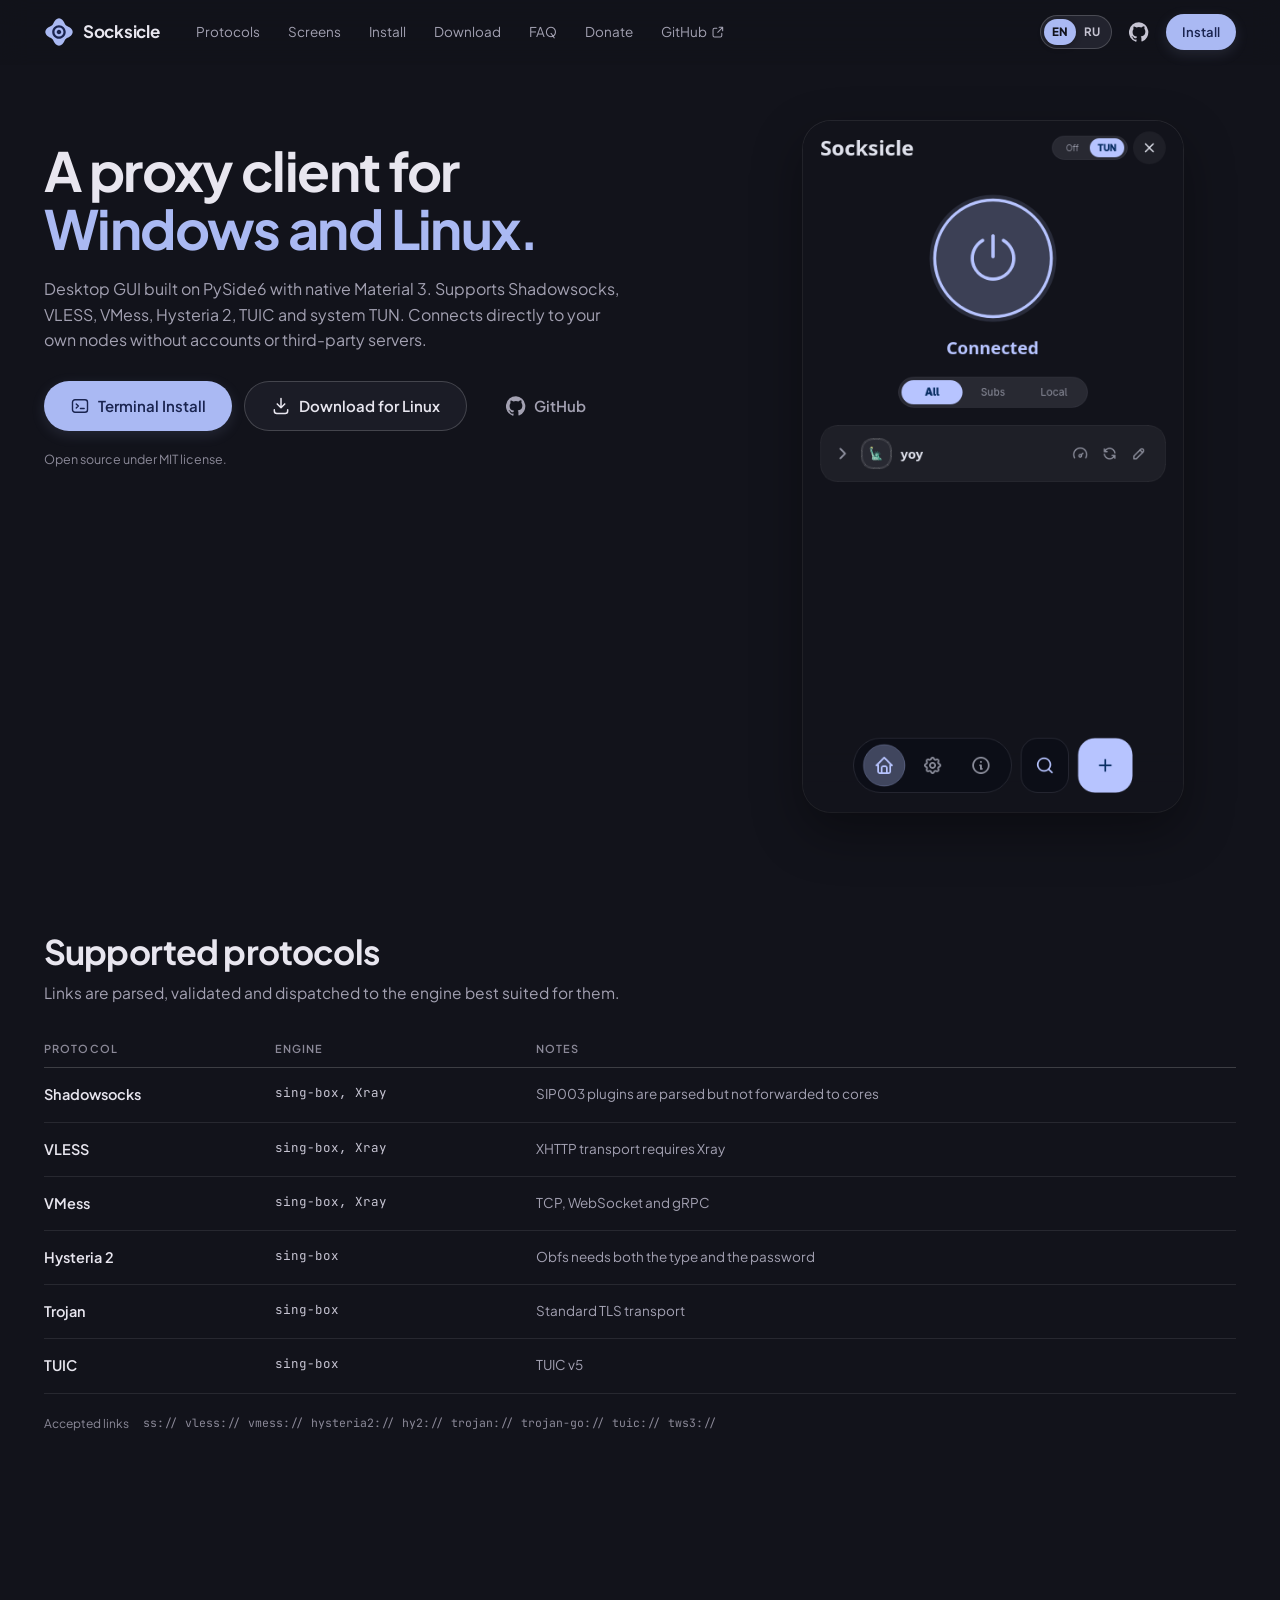
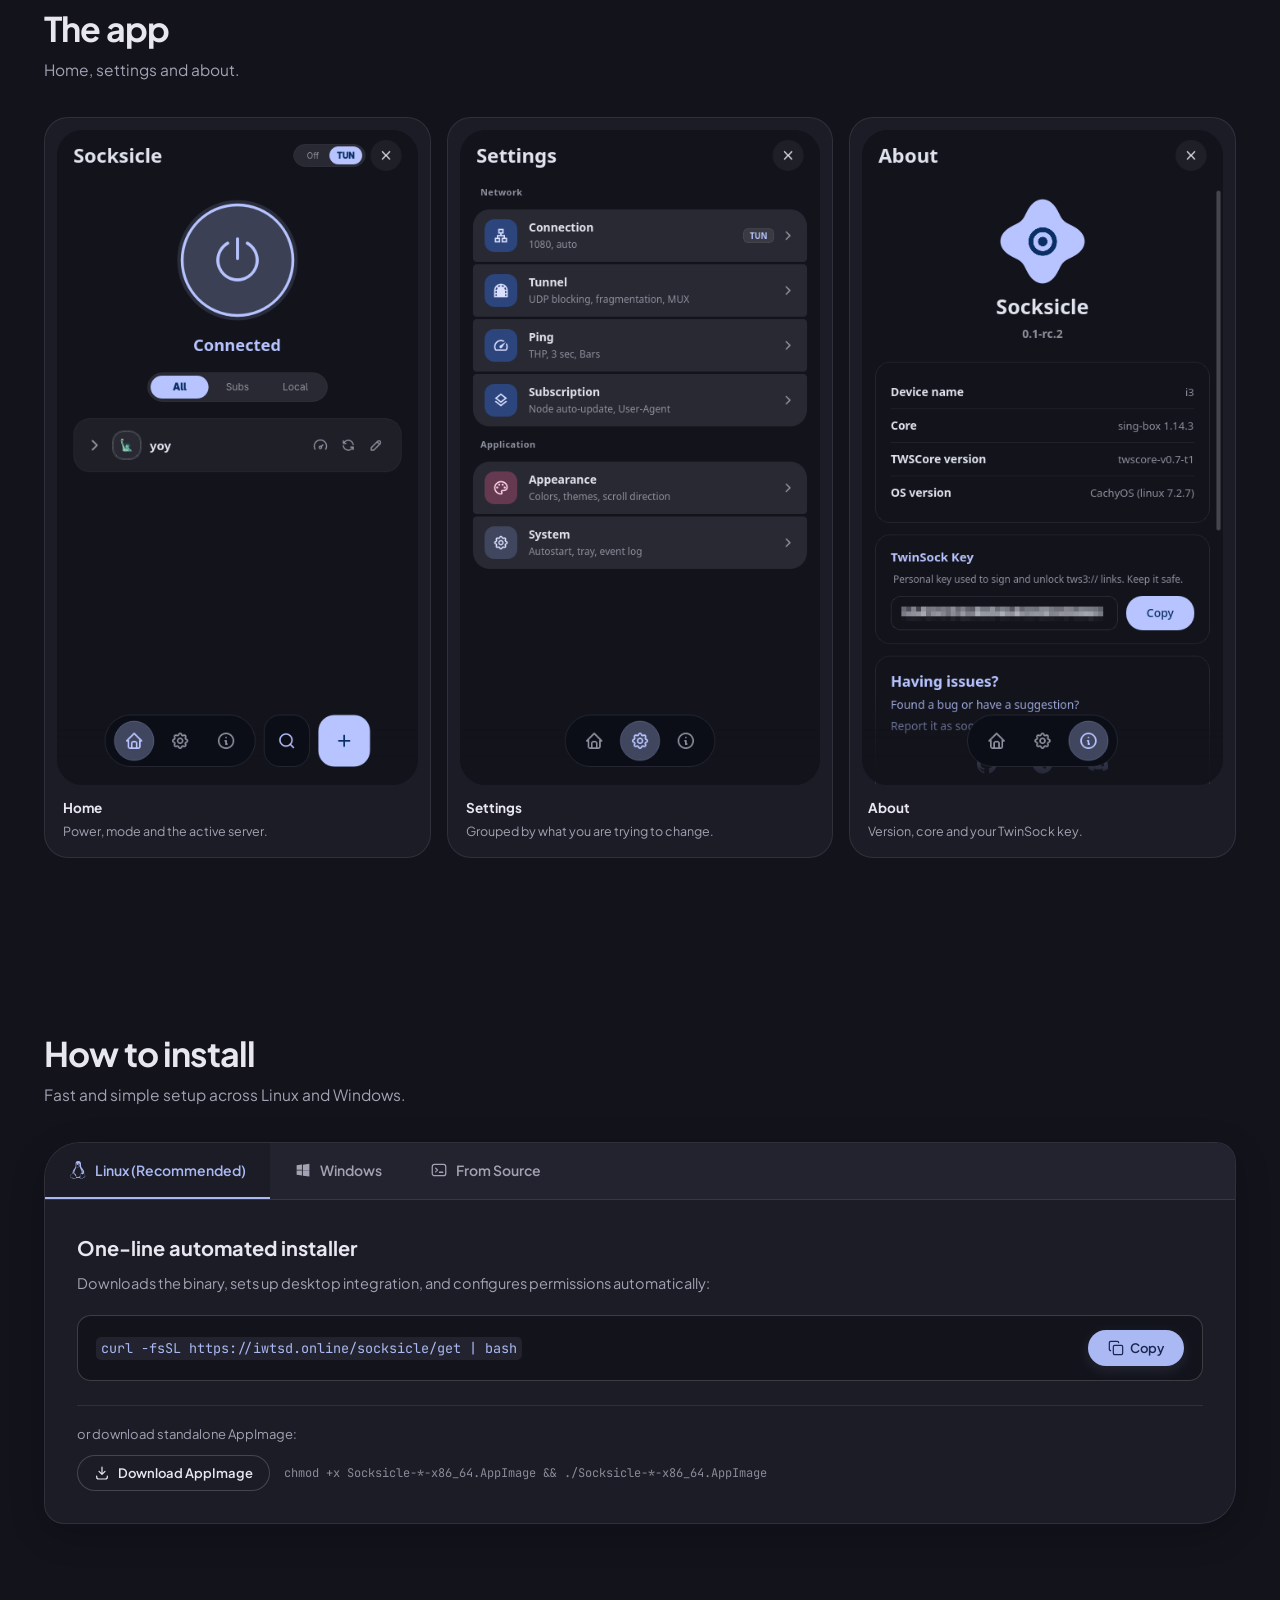
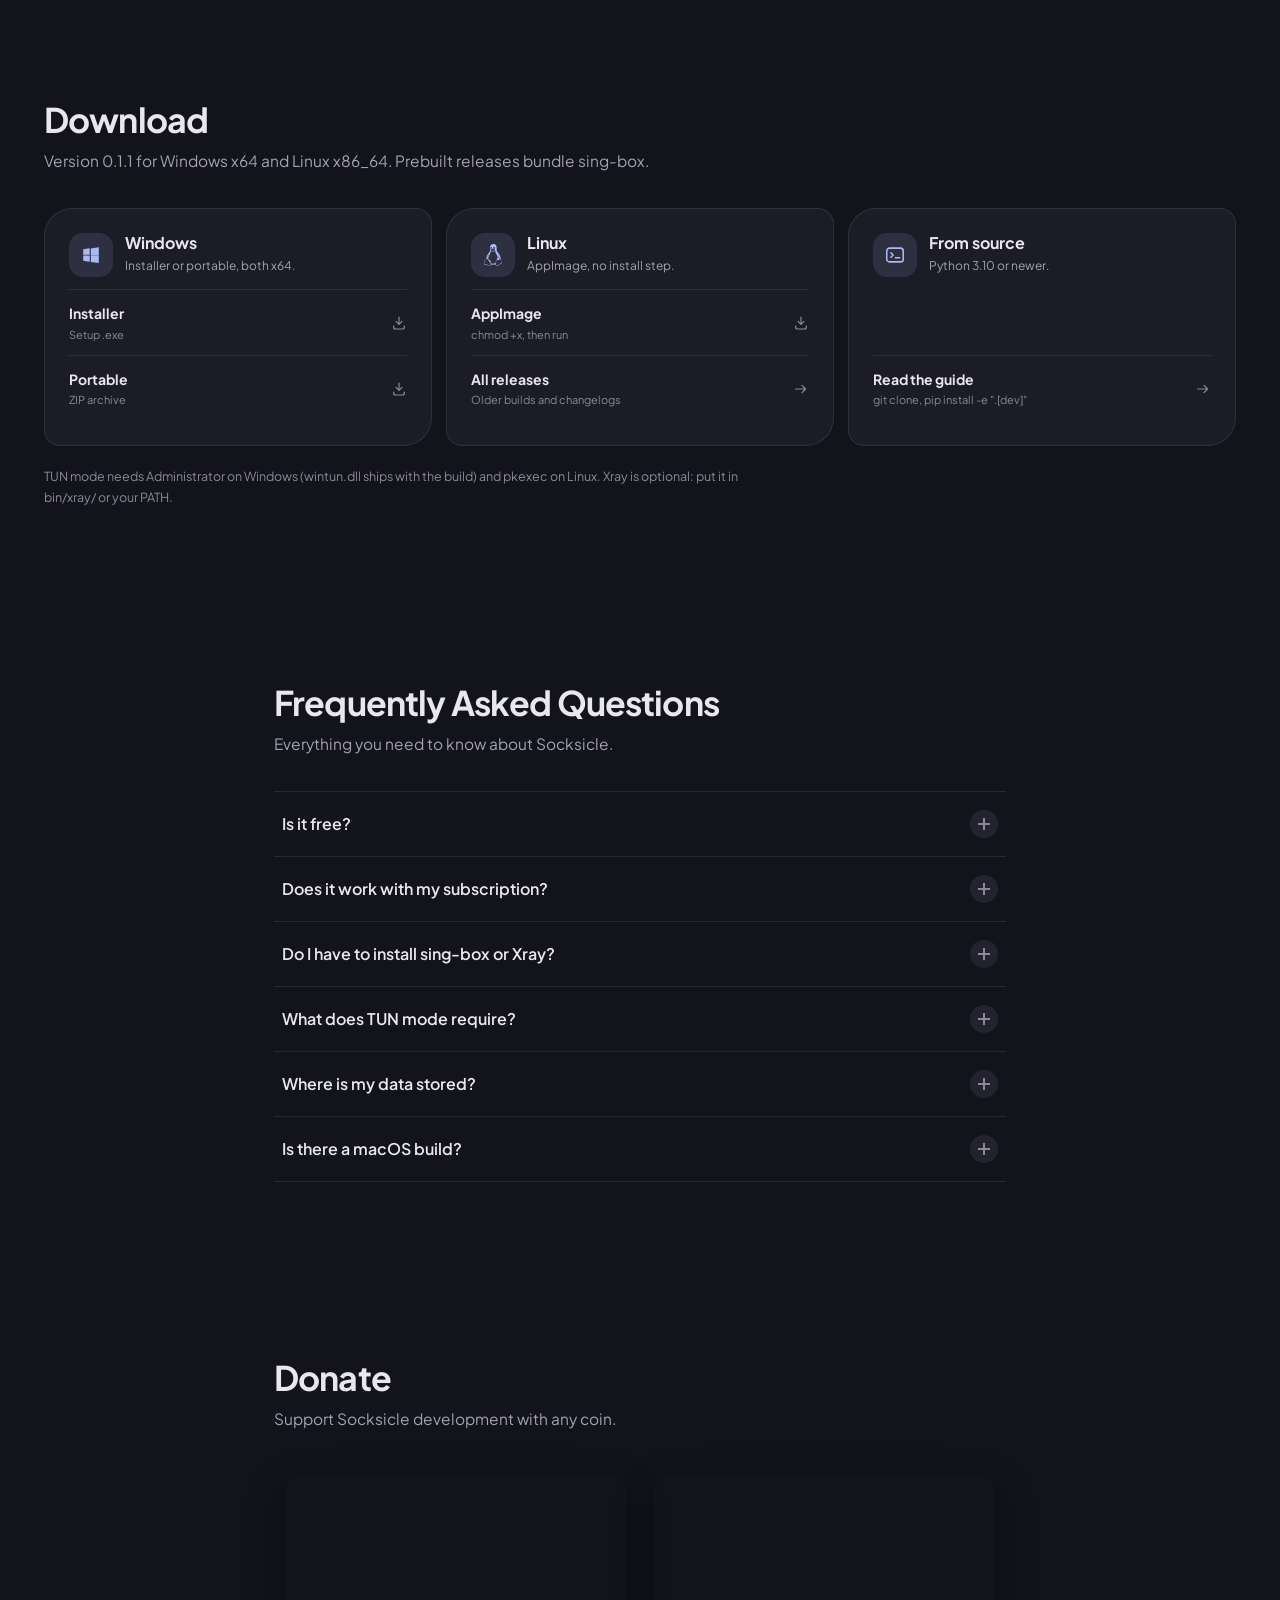
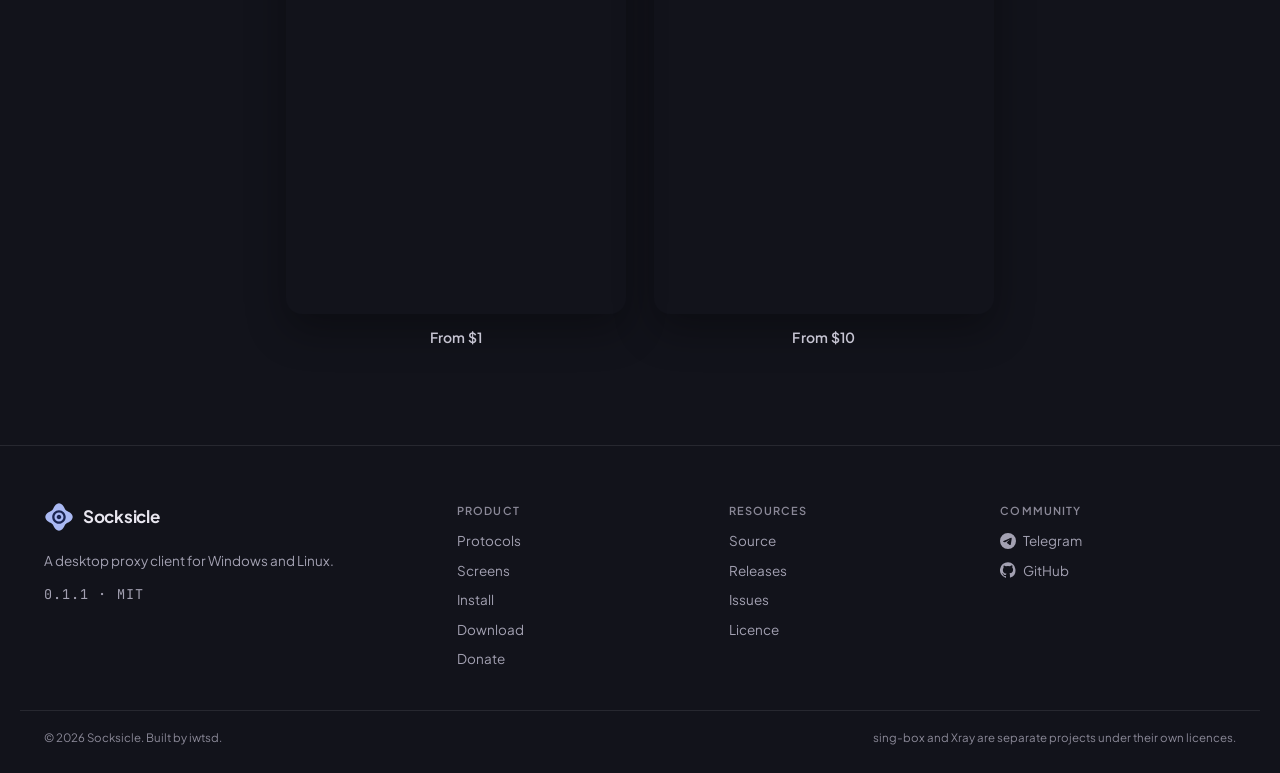
<file: socksicle/index.html>
<!doctype html>
<html lang="en" data-theme="dark">
<head>
<meta charset="utf-8">
<meta name="viewport" content="width=device-width, initial-scale=1">
<title>Socksicle: proxy client for Windows and Linux</title>
<meta name="description" content="A desktop proxy client for Windows and Linux. Six protocols, sing-box and Xray, TwinSock encrypted node exchange and a Material 3 interface.">
<meta name="theme-color" content="#12131b">
<link rel="canonical" href="https://iwtsd.online/socksicle/">
<meta name="robots" content="index, follow, max-image-preview:large, max-snippet:-1, max-video-preview:-1">
<meta name="keywords" content="самый красивый прокси клиент для пк, лучший vless клиент для windows и linux, клиент sing-box с графическим интерфейсом material 3, быстрый hysteria 2 клиент для компьютера, замена v2rayn и nekoray с красивым дизайном, красивый клиент shadowsocks vmess trojan для пк, бесплатный прокси клиент без рекламы, клиент с поддержкой системного tun режима, прокси клиент tuic v5 и xray, безопасный обмен серверами twinsock, most beautiful proxy client for pc, best vless client windows linux, modern sing-box desktop gui material 3, fast hysteria 2 pc client">
<meta property="og:title" content="Socksicle: proxy client for Windows and Linux">
<meta property="og:description" content="Six protocols, dual engine orchestration, TwinSock encrypted sharing in one Material 3 window.">
<meta property="og:type" content="website">
<meta property="og:url" content="https://iwtsd.online/socksicle/">
<meta property="og:site_name" content="Socksicle">
<meta property="og:image" content="https://iwtsd.online/socksicle/assets/main.png">
<meta name="twitter:card" content="summary_large_image">
<meta name="twitter:title" content="Socksicle: proxy client for Windows and Linux">
<meta name="twitter:description" content="Six protocols, dual engine orchestration, TwinSock encrypted sharing in one Material 3 window.">
<meta name="twitter:image" content="https://iwtsd.online/socksicle/assets/main.png">
<link rel="icon" href="assets/favicon.svg" type="image/svg+xml">
<link rel="preconnect" href="https://fonts.googleapis.com">
<link rel="preconnect" href="https://fonts.gstatic.com" crossorigin>
<link href="https://fonts.googleapis.com/css2?family=JetBrains+Mono:wght@400;500;600&family=Plus+Jakarta+Sans:wght@400;500;600;700;800&display=swap" rel="stylesheet">
<link rel="stylesheet" href="styles.css">
<script type="application/ld+json">
{
  "@context": "https://schema.org",
  "@graph": [
    {
      "@type": "SoftwareApplication",
      "name": "Socksicle",
      "alternateName": [
        "Самый красивый прокси-клиент для ПК",
        "Лучший VLESS клиент для Windows и Linux",
        "Клиент sing-box с графическим интерфейсом Material 3",
        "Быстрый Hysteria 2 клиент для компьютера",
        "Современная замена v2rayN и Nekoray с красивым дизайном",
        "Красивый клиент Shadowsocks, VMess и Trojan для ПК",
        "Бесплатный прокси-клиент без рекламы, аккаунтов и телеметрии",
        "Надёжный клиент с поддержкой системного TUN режима",
        "Клиент с поддержкой TUIC v5 и Xray core",
        "Безопасный обмен серверами через зашифрованные ссылки TwinSock"
      ],
      "keywords": "самый красивый прокси клиент для пк, лучший vless клиент для windows и linux, sing-box material 3 gui, hysteria 2 desktop client, v2rayn nekoray alternative, shadowsocks vmess trojan client, free open source proxy client no telemetry, system tun mode, tuic v5 xray, twinsock p2p, most beautiful proxy client for pc, best vless client windows linux",
      "applicationCategory": "NetworkingApplication",
      "operatingSystem": "Windows 10, Windows 11, Linux",
      "description": "Desktop proxy client for Windows and Linux built with PySide6 and Material 3. Supports Shadowsocks, VLESS, VMess, Hysteria 2, TUIC, and system TUN with sing-box and Xray orchestration.",
      "url": "https://iwtsd.online/socksicle/",
      "downloadUrl": "https://github.com/Socksicle/desktop/releases",
      "license": "https://github.com/Socksicle/desktop/blob/main/LICENSE",
      "offers": {
        "@type": "Offer",
        "price": "0",
        "priceCurrency": "USD"
      },
      "author": {
        "@type": "Person",
        "name": "iwtsd"
      },
      "featureList": [
        "Shadowsocks, VLESS, VMess, Hysteria 2, Trojan, TUIC",
        "System TUN and Local SOCKS5 routing",
        "sing-box and Xray dual-engine orchestration",
        "Real-time TCP/QUIC handshake latency probing",
        "TwinSock AES-256-GCM encrypted profile exchange",
        "Built-in Kill Switch firewall integration",
        "Zero telemetry and strict local configuration storage"
      ]
    },
    {
      "@type": "FAQPage",
      "mainEntity": [
        {
          "@type": "Question",
          "name": "Is Socksicle free?",
          "acceptedAnswer": {
            "@type": "Answer",
            "text": "Yes. Socksicle is MIT licensed and completely free with full open source code on GitHub. There is no paid tier, no subscription, and no account required."
          }
        },
        {
          "@type": "Question",
          "name": "Does Socksicle work with subscriptions?",
          "acceptedAnswer": {
            "@type": "Answer",
            "text": "Yes. It supports HTTPS subscription links returning plain text, Base64, or SIP008 JSON, automatically refreshing nodes on schedule with SSRF protection."
          }
        },
        {
          "@type": "Question",
          "name": "Do I have to install sing-box or Xray separately?",
          "acceptedAnswer": {
            "@type": "Answer",
            "text": "No. Release builds bundle sing-box and wintun driver out-of-the-box. Xray is optional for specialized protocols like XHTTP."
          }
        },
        {
          "@type": "Question",
          "name": "What does TUN mode require?",
          "acceptedAnswer": {
            "@type": "Answer",
            "text": "Administrator privileges on Windows (wintun.dll included) and pkexec on Linux to configure the virtual network adapter. Local SOCKS5 mode requires no elevated permissions."
          }
        },
        {
          "@type": "Question",
          "name": "Where is user data stored?",
          "acceptedAnswer": {
            "@type": "Answer",
            "text": "Locally only: %APPDATA%\\socksicle\\ on Windows and ~/.config/socksicle/ on Linux. Nothing is uploaded to remote servers."
          }
        },
        {
          "@type": "Question",
          "name": "Is there a macOS build?",
          "acceptedAnswer": {
            "@type": "Answer",
            "text": "Not currently. Socksicle is explicitly designed for Windows and Linux."
          }
        }
      ]
    }
  ]
}
</script>
<script>
  (function () {
    var savedLang = null;
    try {
      savedLang = localStorage.getItem('socksicle-lang');
    } catch (e) {}
    if (!savedLang && navigator.language && navigator.language.toLowerCase().startsWith('ru')) {
      savedLang = 'ru';
    }
    document.documentElement.lang = savedLang || 'en';
    document.documentElement.classList.add('js');
  })();
</script>
</head>
<body>

<svg class="sprite" aria-hidden="true" focusable="false">
  <symbol id="i-refresh" viewBox="0 0 24 24"><path d="M20 12a8 8 0 1 1-2.6-5.9" fill="none" stroke="currentColor" stroke-width="1.7" stroke-linecap="round"/><path d="M20 4v4.5h-4.5" fill="none" stroke="currentColor" stroke-width="1.7" stroke-linecap="round" stroke-linejoin="round"/></symbol>
  <symbol id="i-key" viewBox="0 0 24 24"><circle cx="8" cy="8" r="4" fill="none" stroke="currentColor" stroke-width="1.7"/><path d="m11 11 9 9m-3.5-2.5 2-2m-4.5-1.5 2-2" fill="none" stroke="currentColor" stroke-width="1.7" stroke-linecap="round"/></symbol>
  <symbol id="i-download" viewBox="0 0 24 24"><path d="M12 3v11m0 0 4.5-4.5M12 14l-4.5-4.5" fill="none" stroke="currentColor" stroke-width="1.8" stroke-linecap="round" stroke-linejoin="round"/><path d="M4 16.5V18a3 3 0 0 0 3 3h10a3 3 0 0 0 3-3v-1.5" fill="none" stroke="currentColor" stroke-width="1.8" stroke-linecap="round"/></symbol>
  <symbol id="i-windows" viewBox="0 0 24 24"><path d="M3.5 5.6 10.6 4.6v7H3.5v-6Zm0 12.8 7.1 1v-6.9H3.5v5.9Zm8.3 1.2 8.7 1.2v-8.3h-8.7v7.1Zm0-14.6v7.2h8.7V3.6l-8.7 1.4Z" fill="currentColor"/></symbol>
  <symbol id="i-linux" viewBox="0 0 24 24"><path d="M12.504 0c-.155 0-.315.008-.48.021-4.226.333-3.105 4.807-3.17 6.298-.076 1.092-.3 1.953-1.05 3.02-.885 1.051-2.127 2.75-2.716 4.521-.278.832-.41 1.684-.287 2.489a.424.424 0 00-.11.135c-.26.268-.45.6-.663.839-.199.199-.485.267-.797.4-.313.136-.658.269-.864.68-.09.189-.136.394-.132.602 0 .199.027.4.055.536.058.399.116.728.04.97-.249.68-.28 1.145-.106 1.484.174.334.535.47.94.601.81.2 1.91.135 2.774.6.926.466 1.866.67 2.616.47.526-.116.97-.464 1.208-.946.587-.003 1.23-.269 2.26-.334.699-.058 1.574.267 2.577.2.025.134.063.198.114.333l.003.003c.391.778 1.113 1.132 1.884 1.071.771-.06 1.592-.536 2.257-1.306.631-.765 1.683-1.084 2.378-1.503.348-.199.629-.469.649-.853.023-.4-.2-.811-.714-1.376v-.097l-.003-.003c-.17-.2-.25-.535-.338-.926-.085-.401-.182-.786-.492-1.046h-.003c-.059-.054-.123-.067-.188-.135a.357.357 0 00-.19-.064c.431-1.278.264-2.55-.173-3.694-.533-1.41-1.465-2.638-2.175-3.483-.796-1.005-1.576-1.957-1.56-3.368.026-2.152.236-6.133-3.544-6.139zm.529 3.405h.013c.213 0 .396.062.584.198.19.135.33.332.438.533.105.259.158.459.166.724 0-.02.006-.04.006-.06v.105a.086.086 0 01-.004-.021l-.004-.024a1.807 1.807 0 01-.15.706.953.953 0 01-.213.335.71.71 0 00-.088-.042c-.104-.045-.198-.064-.284-.133a1.312 1.312 0 00-.22-.066c.05-.06.146-.133.183-.198.053-.128.082-.264.088-.402v-.02a1.21 1.21 0 00-.061-.4c-.045-.134-.101-.2-.183-.333-.084-.066-.167-.132-.267-.132h-.016c-.093 0-.176.03-.262.132a.8.8 0 00-.205.334 1.18 1.18 0 00-.09.4v.019c.002.089.008.179.02.267-.193-.067-.438-.135-.607-.202a1.635 1.635 0 01-.018-.2v-.02a1.772 1.772 0 01.15-.768c.082-.22.232-.406.43-.533a.985.985 0 01.594-.2zm-2.962.059h.036c.142 0 .27.048.399.135.146.129.264.288.344.465.09.199.14.4.153.667v.004c.007.134.006.2-.002.266v.08c-.03.007-.056.018-.083.024-.152.055-.274.135-.393.2.012-.09.013-.18.003-.267v-.015c-.012-.133-.04-.2-.082-.333a.613.613 0 00-.166-.267.248.248 0 00-.183-.064h-.021c-.071.006-.13.04-.186.132a.552.552 0 00-.12.27.944.944 0 00-.023.33v.015c.012.135.037.2.08.334.046.134.098.2.166.268.01.009.02.018.034.024-.07.057-.117.07-.176.136a.304.304 0 01-.131.068 2.62 2.62 0 01-.275-.402 1.772 1.772 0 01-.155-.667 1.759 1.759 0 01.08-.668 1.43 1.43 0 01.283-.535c.128-.133.26-.2.418-.2zm1.37 1.706c.332 0 .733.065 1.216.399.293.2.523.269 1.052.468h.003c.255.136.405.266.478.399v-.131a.571.571 0 01.016.47c-.123.31-.516.643-1.063.842v.002c-.268.135-.501.333-.775.465-.276.135-.588.292-1.012.267a1.139 1.139 0 01-.448-.067 3.566 3.566 0 01-.322-.198c-.195-.135-.363-.332-.612-.465v-.005h-.005c-.4-.246-.616-.512-.686-.71-.07-.268-.005-.47.193-.6.224-.135.38-.271.483-.336.104-.074.143-.102.176-.131h.002v-.003c.169-.202.436-.47.839-.601.139-.036.294-.065.466-.065zm2.8 2.142c.358 1.417 1.196 3.475 1.735 4.473.286.534.855 1.659 1.102 3.024.156-.005.33.018.513.064.646-1.671-.546-3.467-1.089-3.966-.22-.2-.232-.335-.123-.335.59.534 1.365 1.572 1.646 2.757.13.535.16 1.104.021 1.67.067.028.135.06.205.067 1.032.534 1.413.938 1.23 1.537v-.043c-.06-.003-.12 0-.18 0h-.016c.151-.467-.182-.825-1.065-1.224-.915-.4-1.646-.336-1.77.465-.008.043-.013.066-.018.135-.068.023-.139.053-.209.064-.43.268-.662.669-.793 1.187-.13.533-.17 1.156-.205 1.869v.003c-.02.334-.17.838-.319 1.35-1.5 1.072-3.58 1.538-5.348.334a2.645 2.645 0 00-.402-.533 1.45 1.45 0 00-.275-.333c.182 0 .338-.03.465-.067a.615.615 0 00.314-.334c.108-.267 0-.697-.345-1.163-.345-.467-.931-.995-1.788-1.521-.63-.4-.986-.87-1.15-1.396-.165-.534-.143-1.085-.015-1.645.245-1.07.873-2.11 1.274-2.763.107-.065.037.135-.408.974-.396.751-1.14 2.497-.122 3.854a8.123 8.123 0 01.647-2.876c.564-1.278 1.743-3.504 1.836-5.268.048.036.217.135.289.202.218.133.38.333.59.465.21.201.477.335.876.335.039.003.075.006.11.006.412 0 .73-.134.997-.268.29-.134.52-.334.74-.4h.005c.467-.135.835-.402 1.044-.7zm2.185 8.958c.037.6.343 1.245.882 1.377.588.134 1.434-.333 1.791-.765l.211-.01c.315-.007.577.01.847.268l.003.003c.208.199.305.53.391.876.085.4.154.78.409 1.066.486.527.645.906.636 1.14l.003-.007v.018l-.003-.012c-.015.262-.185.396-.498.595-.63.401-1.746.712-2.457 1.57-.618.737-1.37 1.14-2.036 1.191-.664.053-1.237-.2-1.574-.898l-.005-.003c-.21-.4-.12-1.025.056-1.69.176-.668.428-1.344.463-1.897.037-.714.076-1.335.195-1.814.12-.465.308-.797.641-.984l.045-.022zm-10.814.049h.01c.053 0 .105.005.157.014.376.055.706.333 1.023.752l.91 1.664.003.003c.243.533.754 1.064 1.189 1.637.434.598.77 1.131.729 1.57v.006c-.057.744-.48 1.148-1.125 1.294-.645.135-1.52.002-2.395-.464-.968-.536-2.118-.469-2.857-.602-.369-.066-.61-.2-.723-.4-.11-.2-.113-.602.123-1.23v-.004l.002-.003c.117-.334.03-.752-.027-1.118-.055-.401-.083-.71.043-.94.16-.334.396-.4.69-.533.294-.135.64-.202.915-.47h.002v-.002c.256-.268.445-.601.668-.838.19-.201.38-.336.663-.336zm7.159-9.074c-.435.201-.945.535-1.488.535-.542 0-.97-.267-1.28-.466-.154-.134-.28-.268-.373-.335-.164-.134-.144-.333-.074-.333.109.016.129.134.199.2.096.066.215.2.36.333.292.2.68.467 1.167.467.485 0 1.053-.267 1.398-.466.195-.135.445-.334.648-.467.156-.136.149-.267.279-.267.128.016.034.134-.147.332a8.097 8.097 0 01-.69.468zm-1.082-1.583V5.64c-.006-.02.013-.042.029-.05.074-.043.18-.027.26.004.063 0 .16.067.15.135-.006.049-.085.066-.135.066-.055 0-.092-.043-.141-.068-.052-.018-.146-.008-.163-.065zm-.551 0c-.02.058-.113.049-.166.066-.047.025-.086.068-.14.068-.05 0-.13-.02-.136-.068-.01-.066.088-.133.15-.133.08-.031.184-.047.259-.005.019.009.036.03.03.05v.02h.003z" fill="currentColor"/></symbol>
  <symbol id="i-github" viewBox="0 0 24 24"><path d="M12 .3a12 12 0 0 0-3.8 23.4c.6.1.8-.3.8-.6v-2c-3.3.7-4-1.6-4-1.6-.6-1.4-1.4-1.8-1.4-1.8-1.1-.7.1-.7.1-.7 1.2.1 1.8 1.2 1.8 1.2 1.1 1.8 2.8 1.3 3.5 1 .1-.8.4-1.3.8-1.6-2.7-.3-5.5-1.3-5.5-5.9 0-1.3.5-2.4 1.2-3.2-.1-.3-.5-1.5.1-3.2 0 0 1-.3 3.3 1.2a11.5 11.5 0 0 1 6 0C17.3 4.7 18.3 5 18.3 5c.6 1.7.2 2.9.1 3.2.8.8 1.2 1.9 1.2 3.2 0 4.6-2.8 5.6-5.5 5.9.4.4.8 1.1.8 2.2v3.3c0 .3.2.7.8.6A12 12 0 0 0 12 .3Z" fill="currentColor"/></symbol>
  <symbol id="i-telegram" viewBox="0 0 24 24"><path d="M11.94 0A12 12 0 0 0 0 12a12 12 0 0 0 12 12 12 12 0 0 0 12-12A12 12 0 0 0 12 0h-.06Zm4.97 7.22c.1 0 .32.03.46.14a.5.5 0 0 1 .17.33c.02.1.04.3.02.47-.18 1.9-.96 6.5-1.36 8.63-.17.9-.5 1.2-.82 1.23-.7.06-1.22-.46-1.9-.9-1.05-.7-1.65-1.13-2.68-1.8-1.18-.78-.41-1.21.26-1.91.18-.19 3.25-2.98 3.31-3.23 0-.03.01-.15-.06-.21s-.17-.05-.25-.03c-.1.03-1.79 1.14-5.06 3.35-.48.33-.91.49-1.3.48-.43 0-1.25-.24-1.86-.44-.76-.24-1.35-.37-1.3-.79.03-.21.33-.44.9-.66 3.5-1.52 5.83-2.53 7-3.01 3.33-1.39 4.02-1.63 4.47-1.64Z" fill="currentColor"/></symbol>
  <symbol id="i-external" viewBox="0 0 24 24"><path d="M14 4h6v6M20 4l-8.5 8.5" fill="none" stroke="currentColor" stroke-width="1.8" stroke-linecap="round" stroke-linejoin="round"/><path d="M18.5 14v4a2.5 2.5 0 0 1-2.5 2.5H6A2.5 2.5 0 0 1 3.5 18V8A2.5 2.5 0 0 1 6 5.5h4" fill="none" stroke="currentColor" stroke-width="1.8" stroke-linecap="round"/></symbol>
  <symbol id="i-arrow" viewBox="0 0 24 24"><path d="M4 12h15m0 0-5.5-5.5M19 12l-5.5 5.5" fill="none" stroke="currentColor" stroke-width="1.8" stroke-linecap="round" stroke-linejoin="round"/></symbol>
  <symbol id="i-chevron" viewBox="0 0 24 24"><path d="m9 6 6 6-6 6" fill="none" stroke="currentColor" stroke-width="1.8" stroke-linecap="round" stroke-linejoin="round"/></symbol>
  <symbol id="i-sun" viewBox="0 0 24 24"><circle cx="12" cy="12" r="4.2" fill="none" stroke="currentColor" stroke-width="1.7"/><path d="M12 2.5v2M12 19.5v2M2.5 12h2M19.5 12h2M5.2 5.2l1.4 1.4M17.4 17.4l1.4 1.4M18.8 5.2l-1.4 1.4M6.6 17.4l-1.4 1.4" fill="none" stroke="currentColor" stroke-width="1.7" stroke-linecap="round"/></symbol>
  <symbol id="i-moon" viewBox="0 0 24 24"><path d="M20 14.5A8.5 8.5 0 0 1 9.5 4a8.5 8.5 0 1 0 10.5 10.5Z" fill="none" stroke="currentColor" stroke-width="1.7" stroke-linejoin="round"/></symbol>
  <symbol id="i-menu" viewBox="0 0 24 24"><path d="M4 7h16M4 12h16M4 17h16" fill="none" stroke="currentColor" stroke-width="1.9" stroke-linecap="round"/></symbol>
  <symbol id="i-close" viewBox="0 0 24 24"><path d="m6 6 12 12M18 6 6 18" fill="none" stroke="currentColor" stroke-width="1.9" stroke-linecap="round"/></symbol>
  <symbol id="i-terminal" viewBox="0 0 24 24"><rect x="3" y="4.5" width="18" height="15" rx="3" fill="none" stroke="currentColor" stroke-width="1.7"/><path d="m7.5 9.5 2.5 2.5-2.5 2.5M12.5 15H17" fill="none" stroke="currentColor" stroke-width="1.7" stroke-linecap="round" stroke-linejoin="round"/></symbol>
  <symbol id="i-copy" viewBox="0 0 24 24"><rect width="14" height="14" x="8" y="8" rx="2" ry="2" fill="none" stroke="currentColor" stroke-width="1.8" stroke-linecap="round" stroke-linejoin="round"/><path d="M4 16c-1.1 0-2-.9-2-2V4c0-1.1.9-2 2-2h10c1.1 0 2 .9 2 2" fill="none" stroke="currentColor" stroke-width="1.8" stroke-linecap="round" stroke-linejoin="round"/></symbol>
  <symbol id="i-check" viewBox="0 0 24 24"><path d="M20 6 9 17l-5-5" fill="none" stroke="currentColor" stroke-width="2.2" stroke-linecap="round" stroke-linejoin="round"/></symbol>
  <symbol id="i-activity" viewBox="0 0 24 24"><path d="M22 12h-4l-3 9L9 3l-3 9H2" fill="none" stroke="currentColor" stroke-width="1.8" stroke-linecap="round" stroke-linejoin="round"/></symbol>
</svg>

<a class="skip" href="#main" data-i18n="nav.skip">Skip to content</a>

<header class="appbar" id="appbar">
  <div class="appbar__inner">
    <a class="brand" href="#top" aria-label="Socksicle home">
      <img class="brand__mark" src="assets/logo-mark.svg" alt="" width="30" height="30">
      <span class="brand__name">Socksicle</span>
    </a>

    <nav class="nav" id="nav" aria-label="Primary">
      <a href="#protocols" data-i18n="nav.protocols">Protocols</a>
      <a href="#screens" data-i18n="nav.screens">Screens</a>
      <a href="#install" data-i18n="nav.install">Install</a>
      <a href="#download" data-i18n="nav.download">Download</a>
      <a href="#faq" data-i18n="nav.faq">FAQ</a>
      <a href="#donate" data-i18n="nav.donate">Donate</a>
      <a href="https://github.com/Socksicle/desktop" target="_blank" rel="noopener">GitHub<svg class="i i--14" aria-hidden="true"><use href="#i-external"/></svg></a>
    </nav>

    <div class="appbar__actions">
      <!-- Language switcher -->
      <div class="lang-switch" data-lang="en" role="group" aria-label="Language selector">
        <span class="lang-switch__slider" aria-hidden="true"></span>
        <button class="lang-switch__btn" type="button" data-lang-btn="en" aria-pressed="true">EN</button>
        <button class="lang-switch__btn" type="button" data-lang-btn="ru" aria-pressed="false">RU</button>
      </div>

      <a class="icon-btn github-btn" href="https://github.com/Socksicle/desktop" target="_blank" rel="noopener" aria-label="Socksicle on GitHub">
        <svg class="i i--20" aria-hidden="true"><use href="#i-github"/></svg>
      </a>
      <a class="btn btn--filled btn--sm" href="#install" data-i18n="nav.btn_install">Install</a>
      <button class="icon-btn menu-btn" type="button" aria-label="Open menu" aria-expanded="false" aria-controls="nav">
        <svg class="i i--22" aria-hidden="true"><use href="#i-menu"/></svg>
      </button>
    </div>
  </div>
</header>

<main id="main">
  <a id="top"></a>

  <section class="hero">
    <div class="wrap hero__grid">
      <div class="hero__copy">
        <h1 data-i18n-html="hero.title">A proxy client for <span class="accent">Windows and Linux.</span></h1>
        <p class="lede" data-i18n="hero.lede">
          Desktop GUI built on PySide6 with native Material 3. Supports Shadowsocks, VLESS, VMess, Hysteria 2, TUIC and system TUN. Connects directly to your own nodes without accounts or third-party servers.
        </p>
        <div class="hero__cta">
          <a class="btn btn--filled btn--lg" href="#install">
            <svg class="i i--20" aria-hidden="true"><use href="#i-terminal"/></svg>
            <span data-i18n="hero.cta_install">Terminal Install</span>
          </a>
          <a class="btn btn--outlined btn--lg" href="https://github.com/Socksicle/desktop/releases/latest" data-detect-os>
            <svg class="i i--20" aria-hidden="true"><use href="#i-download"/></svg>
            <span data-os-label>Download</span>
          </a>
          <a class="btn btn--ghost btn--lg" href="https://github.com/Socksicle/desktop" target="_blank" rel="noopener">
            <svg class="i i--20" aria-hidden="true"><use href="#i-github"/></svg>
            <span data-i18n="hero.cta_source">GitHub</span>
          </a>
        </div>
        <p class="hero__note" data-i18n="hero.note">Open source under MIT license.</p>
      </div>

      <div class="hero__visual">
        <div class="hero__visual-wrap">
          <img class="hero__shot" src="assets/main.png" width="440" height="800" alt="Socksicle main window, connected, with the server list below" fetchpriority="high">
        </div>
      </div>
    </div>
  </section>

  <section class="section" id="protocols">
    <div class="wrap">
      <div class="section__head">
        <h2 data-i18n="proto.head">Supported protocols</h2>
        <p data-i18n="proto.subhead">Links are parsed, validated and dispatched to the engine best suited for them.</p>
      </div>

      <table class="proto">
        <thead>
          <tr>
            <th scope="col" data-i18n="proto.th_protocol">Protocol</th>
            <th scope="col" data-i18n="proto.th_engine">Engine</th>
            <th scope="col" data-i18n="proto.th_notes">Notes</th>
          </tr>
        </thead>
        <tbody>
          <tr>
            <th scope="row">Shadowsocks</th>
            <td class="mono">sing-box, Xray</td>
            <td data-i18n="proto.n_ss">SIP003 plugins are parsed but not forwarded to cores</td>
          </tr>
          <tr>
            <th scope="row">VLESS</th>
            <td class="mono">sing-box, Xray</td>
            <td data-i18n="proto.n_vless">XHTTP transport requires Xray</td>
          </tr>
          <tr>
            <th scope="row">VMess</th>
            <td class="mono">sing-box, Xray</td>
            <td data-i18n="proto.n_vmess">TCP, WebSocket and gRPC</td>
          </tr>
          <tr>
            <th scope="row">Hysteria 2</th>
            <td class="mono">sing-box</td>
            <td data-i18n="proto.n_hy2">Obfs needs both the type and the password</td>
          </tr>
          <tr>
            <th scope="row">Trojan</th>
            <td class="mono">sing-box</td>
            <td data-i18n="proto.n_trojan">Standard TLS transport</td>
          </tr>
          <tr>
            <th scope="row">TUIC</th>
            <td class="mono">sing-box</td>
            <td data-i18n="proto.n_tuic">TUIC v5</td>
          </tr>
        </tbody>
      </table>

      <p class="formats">
        <span data-i18n="proto.accepted">Accepted links</span>
        <span class="mono">ss:// vless:// vmess:// hysteria2:// hy2:// trojan:// trojan-go:// tuic:// tws3://</span>
      </p>
    </div>
  </section>

  <section class="section" id="screens">
    <div class="wrap">
      <div class="section__head">
        <h2 data-i18n="screens.head">The app</h2>
        <p data-i18n="screens.subhead">Home, settings and about.</p>
      </div>

      <div class="screens">
        <figure class="screen reveal">
          <img src="assets/main.png" width="440" height="800" loading="lazy" alt="Home screen with the power button, routing filter and server list">
          <figcaption>
            <span data-i18n="screens.main_title">Home</span>
            <span data-i18n="screens.main_desc">Power, mode and the active server.</span>
          </figcaption>
        </figure>
        <figure class="screen reveal" style="--d:.08s">
          <img src="assets/settings.png" width="440" height="800" loading="lazy" alt="Settings screen with connection, tunnel, ping and appearance options">
          <figcaption>
            <span data-i18n="screens.settings_title">Settings</span>
            <span data-i18n="screens.settings_desc">Grouped by what you are trying to change.</span>
          </figcaption>
        </figure>
        <figure class="screen reveal" style="--d:.16s">
          <img src="assets/about.png" width="440" height="800" loading="lazy" alt="About screen with version, core version and the TwinSock key">
          <figcaption>
            <span data-i18n="screens.about_title">About</span>
            <span data-i18n="screens.about_desc">Version, core and your TwinSock key.</span>
          </figcaption>
        </figure>
      </div>
    </div>
  </section>

  <!-- Installation Section -->
  <section class="section" id="install">
    <div class="wrap">
      <div class="section__head">
        <h2 data-i18n="install.head">How to install</h2>
        <p data-i18n="install.subhead">Fast and simple setup across Linux and Windows.</p>
      </div>

      <div class="install-card">
        <div class="install-tabs" role="tablist" aria-label="Installation operating systems">
          <button class="install-tab is-active" id="install-tab-linux" type="button" role="tab" aria-selected="true" aria-controls="install-panel-linux" data-tab-btn="linux">
            <svg class="i i--18" aria-hidden="true"><use href="#i-linux"/></svg>
            <span data-i18n="install.tab_linux">Linux (Recommended)</span>
          </button>
          <button class="install-tab" id="install-tab-windows" type="button" role="tab" aria-selected="false" aria-controls="install-panel-windows" data-tab-btn="windows">
            <svg class="i i--18" aria-hidden="true"><use href="#i-windows"/></svg>
            <span>Windows</span>
          </button>
          <button class="install-tab" id="install-tab-source" type="button" role="tab" aria-selected="false" aria-controls="install-panel-source" data-tab-btn="source">
            <svg class="i i--18" aria-hidden="true"><use href="#i-terminal"/></svg>
            <span data-i18n="install.tab_source">From Source</span>
          </button>
        </div>

        <!-- Linux Panel -->
        <div class="install-panel is-active" id="install-panel-linux" role="tabpanel" aria-labelledby="install-tab-linux" tabindex="0" data-panel-name="linux">
          <div class="install-panel__content">
            <h3 data-i18n="install.linux_curl_title">One-line automated installer</h3>
            <p data-i18n="install.linux_curl_desc">Downloads the binary, sets up desktop integration, and configures permissions automatically:</p>
            
            <div class="code-box">
              <code class="code-box__text mono">curl -fsSL https://iwtsd.online/socksicle/get | bash</code>
              <button class="copy-btn btn btn--sm btn--filled" type="button" aria-label="Copy install command" data-copy-cmd="curl -fsSL https://iwtsd.online/socksicle/get | bash">
                <svg class="i i--16 i-copy" aria-hidden="true"><use href="#i-copy"/></svg>
                <svg class="i i--16 i-check" aria-hidden="true"><use href="#i-check"/></svg>
                <span class="copy-label" data-i18n="install.copy">Copy</span>
              </button>
            </div>

            <div class="install-alt">
              <span class="install-alt__label" data-i18n="install.alt_or">or download standalone AppImage:</span>
              <div class="install-alt__actions">
                <a class="btn btn--outlined btn--sm" href="https://github.com/Socksicle/desktop/releases/download/v0.1.1/Socksicle-0.1.1-x86_64.AppImage" data-link-linux-appimage>
                  <svg class="i i--16" aria-hidden="true"><use href="#i-download"/></svg>
                  <span data-i18n="install.download_appimage">Download AppImage</span>
                </a>
                <span class="mono fine-code">chmod +x Socksicle-*-x86_64.AppImage &amp;&amp; ./Socksicle-*-x86_64.AppImage</span>
              </div>
            </div>
          </div>
        </div>

        <!-- Windows Panel -->
        <div class="install-panel" id="install-panel-windows" role="tabpanel" aria-labelledby="install-tab-windows" tabindex="0" hidden data-panel-name="windows">
          <div class="install-panel__content">
            <h3 data-i18n="install.windows_title">Windows Installer &amp; Portable</h3>
            <p data-i18n="install.windows_desc">Requires Windows 10/11 x64. Bundles sing-box and wintun driver for system-wide TUN support.</p>
            <div class="windows-dl-buttons">
              <a class="btn btn--filled btn--lg" href="https://github.com/Socksicle/desktop/releases/download/v0.1.1/Socksicle-Setup-0.1.1-x64.exe" data-link-win-setup>
                <svg class="i i--20" aria-hidden="true"><use href="#i-download"/></svg>
                <span data-i18n="install.win_setup">Download Setup (.exe)</span>
              </a>
              <a class="btn btn--outlined btn--lg" href="https://github.com/Socksicle/desktop/releases/download/v0.1.1/Socksicle-0.1.1-Windows-Portable-x64.zip" data-link-win-portable>
                <svg class="i i--20" aria-hidden="true"><use href="#i-download"/></svg>
                <span data-i18n="install.win_portable">Portable (.zip)</span>
              </a>
            </div>
            <p class="install-note" data-i18n="install.win_note">Administrator privileges are required only for enabling TUN mode.</p>
          </div>
        </div>

        <!-- Source Panel -->
        <div class="install-panel" id="install-panel-source" role="tabpanel" aria-labelledby="install-tab-source" tabindex="0" hidden data-panel-name="source">
          <div class="install-panel__content">
            <h3 data-i18n="install.source_title">Build and run from source</h3>
            <p data-i18n="install.source_desc">Requires Python 3.10+ and external sing-box or Xray binaries:</p>
            <div class="code-box code-box--multiline">
              <pre class="code-box__text mono"><code>git clone https://github.com/socksicle/desktop.git
cd desktop
python -m venv .venv
source .venv/bin/activate       # Windows: .venv\Scripts\Activate.ps1
pip install -e ".[dev]"
python main.py</code></pre>
              <button class="copy-btn btn btn--sm btn--filled" type="button" aria-label="Copy source instructions" data-copy-cmd="git clone https://github.com/socksicle/desktop.git && cd desktop && python -m venv .venv && source .venv/bin/activate && pip install -e &quot;.[dev]&quot; && python main.py">
                <svg class="i i--16 i-copy" aria-hidden="true"><use href="#i-copy"/></svg>
                <svg class="i i--16 i-check" aria-hidden="true"><use href="#i-check"/></svg>
                <span class="copy-label" data-i18n="install.copy">Copy</span>
              </button>
            </div>
          </div>
        </div>
      </div>
    </div>
  </section>

  <!-- Download Section -->
  <section class="section" id="download">
    <div class="wrap">
      <div class="section__head">
        <h2 data-i18n="dl.head">Download</h2>
        <p>
          <span data-i18n="dl.subhead_prefix">Version</span> <span data-release-version>0.1.1</span> <span data-i18n="dl.subhead_suffix">for Windows x64 and Linux x86_64. Prebuilt releases bundle sing-box.</span>
        </p>
      </div>

      <div class="dl-grid">
        <article class="dl-card">
          <div class="dl-card__head">
            <span class="set-icon set-icon--lg" aria-hidden="true"><svg class="i i--22"><use href="#i-windows"/></svg></span>
            <div>
              <h3 data-i18n="dl.win_title">Windows</h3>
              <p data-i18n="dl.win_desc">Installer or portable, both x64.</p>
            </div>
          </div>
          <a class="dl-link" href="https://github.com/Socksicle/desktop/releases/download/v0.1.1/Socksicle-Setup-0.1.1-x64.exe" data-link-win-setup>
            <span><strong data-i18n="dl.win_inst">Installer</strong><em>Setup .exe</em></span>
            <span class="mono"><span data-win-setup-size></span><svg class="i i--16" aria-hidden="true"><use href="#i-download"/></svg></span>
          </a>
          <a class="dl-link" href="https://github.com/Socksicle/desktop/releases/download/v0.1.1/Socksicle-0.1.1-Windows-Portable-x64.zip" data-link-win-portable>
            <span><strong data-i18n="dl.win_port">Portable</strong><em>ZIP archive</em></span>
            <span class="mono"><span data-win-portable-size></span><svg class="i i--16" aria-hidden="true"><use href="#i-download"/></svg></span>
          </a>
        </article>

        <article class="dl-card">
          <div class="dl-card__head">
            <span class="set-icon set-icon--lg" aria-hidden="true"><svg class="i i--22"><use href="#i-linux"/></svg></span>
            <div>
              <h3 data-i18n="dl.linux_title">Linux</h3>
              <p data-i18n="dl.linux_desc">AppImage, no install step.</p>
            </div>
          </div>
          <a class="dl-link" href="https://github.com/Socksicle/desktop/releases/download/v0.1.1/Socksicle-0.1.1-x86_64.AppImage" data-link-linux-appimage>
            <span><strong data-i18n="dl.linux_appimage">AppImage</strong><em>chmod +x, then run</em></span>
            <span class="mono"><span data-linux-appimage-size></span><svg class="i i--16" aria-hidden="true"><use href="#i-download"/></svg></span>
          </a>
          <a class="dl-link" href="https://github.com/Socksicle/desktop/releases" target="_blank" rel="noopener">
            <span><strong data-i18n="dl.all_releases">All releases</strong><em data-i18n="dl.all_releases_sub">Older builds and changelogs</em></span>
            <span class="mono"><svg class="i i--16" aria-hidden="true"><use href="#i-arrow"/></svg></span>
          </a>
        </article>

        <article class="dl-card">
          <div class="dl-card__head">
            <span class="set-icon set-icon--lg" aria-hidden="true"><svg class="i i--22"><use href="#i-terminal"/></svg></span>
            <div>
              <h3 data-i18n="dl.source_title">From source</h3>
              <p data-i18n="dl.source_desc">Python 3.10 or newer.</p>
            </div>
          </div>
          <a class="dl-link" href="https://github.com/Socksicle/desktop#running-from-source" target="_blank" rel="noopener">
            <span><strong data-i18n="dl.source_guide">Read the guide</strong><em>git clone, pip install -e &quot;.[dev]&quot;</em></span>
            <span class="mono"><svg class="i i--16" aria-hidden="true"><use href="#i-arrow"/></svg></span>
          </a>
        </article>
      </div>

      <p class="fine" data-i18n="dl.fine">
        TUN mode needs Administrator on Windows (wintun.dll ships with the build) and pkexec on Linux. Xray is optional: put it in bin/xray/ or your PATH.
      </p>
    </div>
  </section>

  <!-- FAQ Section with smooth animated accordion -->
  <section class="section" id="faq">
    <div class="wrap wrap--narrow">
      <div class="section__head">
        <h2 data-i18n="faq.head">Frequently Asked Questions</h2>
        <p data-i18n="faq.subhead">Everything you need to know about Socksicle.</p>
      </div>

      <div class="faq">
        <details class="faq__item">
          <summary class="faq__summary"><span data-i18n="faq.q1">Is it free?</span></summary>
          <div class="faq__content">
            <p data-i18n="faq.a1">Yes. Socksicle is MIT licensed and the source is on GitHub. There is no paid tier and no account. sing-box and Xray are separate projects with their own licences.</p>
          </div>
        </details>
        <details class="faq__item">
          <summary class="faq__summary"><span data-i18n="faq.q2">Does it work with my subscription?</span></summary>
          <div class="faq__content">
            <p data-i18n="faq.a2">If your provider gives you an HTTPS URL that returns plain text, Base64 or SIP008 JSON, yes. Import it once and Socksicle refreshes nodes on a schedule with SSRF protection.</p>
          </div>
        </details>
        <details class="faq__item">
          <summary class="faq__summary"><span data-i18n="faq.q3">Do I have to install sing-box or Xray?</span></summary>
          <div class="faq__content">
            <p data-i18n="faq.a3">No. Release builds bundle sing-box. Xray is optional: install it into bin/xray/ or your PATH if you need XHTTP or want to compare engines.</p>
          </div>
        </details>
        <details class="faq__item">
          <summary class="faq__summary"><span data-i18n="faq.q4">What does TUN mode require?</span></summary>
          <div class="faq__content">
            <p data-i18n="faq.a4">Administrator privileges on Windows and pkexec on Linux, because the app has to create a virtual network adapter. SOCKS5 mode needs neither.</p>
          </div>
        </details>
        <details class="faq__item">
          <summary class="faq__summary"><span data-i18n="faq.q5">Where is my data stored?</span></summary>
          <div class="faq__content">
            <p data-i18n="faq.a5">Locally. %APPDATA%\socksicle\ on Windows and ~/.config/socksicle/ on Linux. Nothing is uploaded. The privacy policy ships with the app and lives in the repository.</p>
          </div>
        </details>
        <details class="faq__item">
          <summary class="faq__summary"><span data-i18n="faq.q6">Is there a macOS build?</span></summary>
          <div class="faq__content">
            <p data-i18n="faq.a6">Not yet. macOS is explicitly unsupported in this repository, and there is no build for it.</p>
          </div>
        </details>
      </div>
    </div>
  </section>

  <!-- Donate Section -->
  <section class="section" id="donate">
    <div class="wrap wrap--narrow">
      <div class="section__head">
        <h2 data-i18n="donate.head">Donate</h2>
        <p data-i18n="donate.subhead">Support Socksicle development with any coin.</p>
      </div>

      <div class="donate-grid">
        <div class="donate-item">
          <iframe src="https://hiddenswap.com/pay/QHzQqT5t/embed" title="Donate from $1" width="340" height="440" style="border:0;border-radius:16px;max-width:100%" loading="lazy"></iframe>
          <span class="donate-item__caption" data-i18n="donate.from_1">From $1</span>
        </div>
        <div class="donate-item">
          <iframe src="https://hiddenswap.com/pay/BgHAxRJU/embed" title="Donate from $10" width="340" height="440" style="border:0;border-radius:16px;max-width:100%" loading="lazy"></iframe>
          <span class="donate-item__caption" data-i18n="donate.from_10">From $10</span>
        </div>
      </div>
    </div>
  </section>
</main>

<footer class="footer">
  <div class="wrap footer__inner">
    <div class="footer__brand">
      <a class="brand" href="#top">
        <img class="brand__mark" src="assets/logo-mark.svg" alt="" width="30" height="30">
        <span class="brand__name">Socksicle</span>
      </a>
      <p data-i18n="footer.desc">A desktop proxy client for Windows and Linux.</p>
      <p class="footer__meta mono"><span data-release-version>0.1.1</span> · MIT</p>
    </div>
    <nav class="footer__col" aria-label="Product">
      <h4 data-i18n="footer.product">Product</h4>
      <a href="#protocols" data-i18n="nav.protocols">Protocols</a>
      <a href="#screens" data-i18n="nav.screens">Screens</a>
      <a href="#install" data-i18n="nav.install">Install</a>
      <a href="#download" data-i18n="nav.download">Download</a>
      <a href="#donate" data-i18n="nav.donate">Donate</a>
    </nav>
    <nav class="footer__col" aria-label="Resources">
      <h4 data-i18n="footer.resources">Resources</h4>
      <a href="https://github.com/Socksicle/desktop" target="_blank" rel="noopener" data-i18n="footer.source">Source</a>
      <a href="https://github.com/Socksicle/desktop/releases" target="_blank" rel="noopener" data-i18n="footer.releases">Releases</a>
      <a href="https://github.com/Socksicle/desktop/issues" target="_blank" rel="noopener" data-i18n="footer.issues">Issues</a>
      <a href="https://github.com/Socksicle/desktop/blob/main/LICENSE" target="_blank" rel="noopener" data-i18n="footer.licence">Licence</a>
    </nav>
    <nav class="footer__col" aria-label="Community">
      <h4 data-i18n="footer.community">Community</h4>
      <a href="https://t.me/iwtsddev" target="_blank" rel="noopener"><svg class="i i--16" aria-hidden="true"><use href="#i-telegram"/></svg>Telegram</a>
      <a href="https://github.com/Socksicle/desktop" target="_blank" rel="noopener"><svg class="i i--16" aria-hidden="true"><use href="#i-github"/></svg>GitHub</a>
    </nav>
  </div>
  <div class="wrap footer__bottom">
    <span>© <span data-year>2026</span> Socksicle. Built by iwtsd.</span>
    <span data-i18n="footer.copy">sing-box and Xray are separate projects under their own licences.</span>
  </div>
</footer>

<script src="app.js"></script>
</body>
</html>
</file>
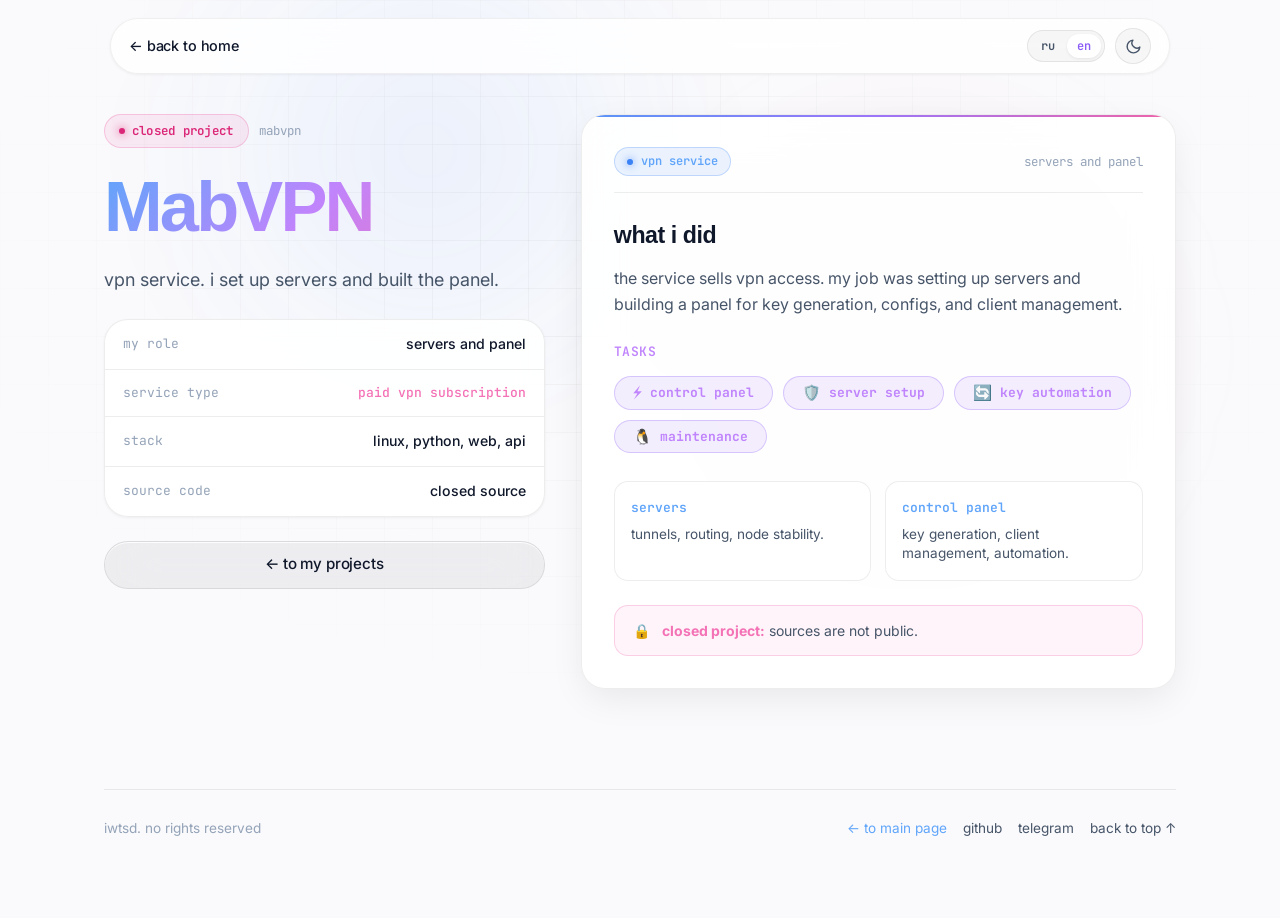
<file: contributions.html>
<!doctype html>
<html lang="ru" data-theme="dark">
<head>
  <meta charset="utf-8">
  <meta name="viewport" content="width=device-width, initial-scale=1">
  <title>mabvpn — iwtsyddd</title>
  <meta name="description" content="чужой vpn сервис. я просто настраивал сервера и писал панель. iwtsyddd">
  <meta name="theme-color" content="#08090e">

  <!-- Fonts: Google Sans Flex, Inter & JetBrains Mono -->
  <link rel="preconnect" href="https://fonts.googleapis.com">
  <link rel="preconnect" href="https://fonts.gstatic.com" crossorigin>
  <link href="https://fonts.googleapis.com/css2?family=Google+Sans+Flex:wght@300;400;500;600;700;800&family=JetBrains+Mono:wght@400;500;600&family=Inter:wght@400;500;600;700&display=swap" rel="stylesheet">

  <style>
    :root {
      /* Typography */
      --font-display: 'Google Sans Flex', -apple-system, BlinkMacSystemFont, 'Segoe UI', Roboto, sans-serif;
      --font-body: 'Inter', -apple-system, BlinkMacSystemFont, 'Segoe UI', Roboto, sans-serif;
      --font-mono: 'JetBrains Mono', ui-monospace, SFMono-Regular, Menlo, Monaco, Consolas, monospace;

      /* Dark Theme with Blue-Violet-Pink Tri-Accent */
      --bg-base: #08090e;
      --bg-surface: #0f111a;
      --bg-surface-elevated: #161826;
      --bg-card: rgba(16, 18, 28, 0.72);
      --bg-card-hover: rgba(24, 27, 42, 0.88);

      --border-subtle: rgba(255, 255, 255, 0.08);
      --border-focus: rgba(255, 255, 255, 0.18);
      --border-highlight: rgba(236, 72, 153, 0.4);

      --text-primary: #f8fafc;
      --text-secondary: #94a3b8;
      --text-tertiary: #64748b;
      --text-mono: #cbd5e1;

      /* Blue-Violet-Pink Tri-Accent */
      --accent-blue: #3b82f6;
      --accent-violet: #8b5cf6;
      --accent-pink: #ec4899;
      --accent-gradient: linear-gradient(135deg, #3b82f6 0%, #8b5cf6 50%, #ec4899 100%);
      
      --accent-glow-blue: rgba(59, 130, 246, 0.22);
      --accent-glow-pink: rgba(236, 72, 153, 0.22);

      --nav-bg: rgba(12, 14, 22, 0.75);
      --nav-border: rgba(255, 255, 255, 0.08);

      --chip-bg: rgba(255, 255, 255, 0.04);
      --chip-border: rgba(255, 255, 255, 0.08);
      --chip-text: #cbd5e1;

      /* Apple iOS Badges */
      --badge-closed-bg: rgba(236, 72, 153, 0.12);
      --badge-closed-border: rgba(236, 72, 153, 0.32);
      --badge-closed-text: #f472b6;

      --shadow-sm: 0 1px 2px rgba(0, 0, 0, 0.3);
      --shadow-md: 0 8px 30px -4px rgba(0, 0, 0, 0.45);
      --shadow-glow: 0 0 45px -8px rgba(139, 92, 246, 0.3);

      --radius-sm: 8px;
      --radius-md: 14px;
      --radius-lg: 24px;
      --radius-full: 9999px;
    }

    [data-theme="light"] {
      --bg-base: #fafafc;
      --bg-surface: #ffffff;
      --bg-surface-elevated: #f1f3f9;
      --bg-card: rgba(255, 255, 255, 0.9);
      --bg-card-hover: #ffffff;

      --border-subtle: rgba(0, 0, 0, 0.07);
      --border-focus: rgba(0, 0, 0, 0.16);
      --border-highlight: rgba(139, 92, 246, 0.35);

      --text-primary: #0f172a;
      --text-secondary: #475569;
      --text-tertiary: #94a3b8;
      --text-mono: #334155;

      --accent-glow-blue: rgba(59, 130, 246, 0.12);
      --accent-glow-pink: rgba(236, 72, 153, 0.12);

      --nav-bg: rgba(255, 255, 255, 0.82);
      --nav-border: rgba(0, 0, 0, 0.06);

      --chip-bg: rgba(0, 0, 0, 0.03);
      --chip-border: rgba(0, 0, 0, 0.08);
      --chip-text: #334155;

      --badge-closed-bg: rgba(236, 72, 153, 0.09);
      --badge-closed-border: rgba(236, 72, 153, 0.25);
      --badge-closed-text: #db2777;

      --shadow-sm: 0 1px 3px rgba(0, 0, 0, 0.05);
      --shadow-md: 0 12px 36px -4px rgba(0, 0, 0, 0.08);
      --shadow-glow: 0 0 35px -8px rgba(139, 92, 246, 0.18);
    }

    *, *::before, *::after {
      box-sizing: border-box;
      margin: 0;
      padding: 0;
    }

    html {
      scroll-behavior: smooth;
      -webkit-font-smoothing: antialiased;
      -moz-osx-font-smoothing: grayscale;
    }

    body {
      background-color: var(--bg-base);
      color: var(--text-primary);
      font-family: var(--font-body);
      min-height: 100vh;
      line-height: 1.6;
      overflow-x: hidden;
      position: relative;
      transition: background-color 0.35s cubic-bezier(0.16, 1, 0.3, 1), color 0.35s ease;
    }

    /* Ambient Blue-Pink Mesh */
    .bg-mesh {
      position: fixed;
      inset: 0;
      pointer-events: none;
      z-index: 0;
      overflow: hidden;
    }

    .bg-mesh-glow-blue {
      position: absolute;
      top: -100px;
      left: 10%;
      width: 600px;
      height: 500px;
      background: radial-gradient(circle, var(--accent-glow-blue) 0%, transparent 70%);
      filter: blur(90px);
      opacity: 0.85;
    }

    .bg-mesh-glow-pink {
      position: absolute;
      top: 100px;
      right: 5%;
      width: 600px;
      height: 500px;
      background: radial-gradient(circle, var(--accent-glow-pink) 0%, transparent 70%);
      filter: blur(90px);
      opacity: 0.85;
    }

    .bg-mesh-grid {
      position: absolute;
      inset: 0;
      background-size: 48px 48px;
      background-image: 
        linear-gradient(to right, var(--border-subtle) 1px, transparent 1px),
        linear-gradient(to bottom, var(--border-subtle) 1px, transparent 1px);
      mask-image: radial-gradient(ellipse 70% 60% at 50% 30%, black 20%, transparent 85%);
      -webkit-mask-image: radial-gradient(ellipse 70% 60% at 50% 30%, black 20%, transparent 85%);
      opacity: 0.45;
    }

    /* Layout Wrapper: Wide Two-Column Split */
    .site-wrapper {
      position: relative;
      z-index: 1;
      max-width: 1120px;
      margin: 0 auto;
      padding: 0 24px 70px;
    }

    /* Floating Navigation */
    .nav-bar {
      position: sticky;
      top: 18px;
      z-index: 50;
      display: flex;
      align-items: center;
      justify-content: space-between;
      max-width: 1060px;
      margin: 18px auto 0;
      padding: 9px 18px;
      background: var(--nav-bg);
      backdrop-filter: blur(20px);
      -webkit-backdrop-filter: blur(20px);
      border: 1px solid var(--nav-border);
      border-radius: var(--radius-full);
      box-shadow: var(--shadow-sm);
      transition: all 0.3s ease;
    }

    .nav-back {
      display: flex;
      align-items: center;
      gap: 8px;
      text-decoration: none;
      color: var(--text-primary);
      font-family: -apple-system, BlinkMacSystemFont, var(--font-body);
      font-weight: 500;
      font-size: 0.9rem;
      letter-spacing: -0.01em;
      transition: color 0.2s ease, transform 0.2s ease;
    }

    .nav-back:hover {
      color: #f472b6;
      transform: translateX(-2px);
    }

    .nav-controls {
      display: flex;
      align-items: center;
      gap: 10px;
    }

    .segmented-lang {
      display: inline-flex;
      background: var(--chip-bg);
      border: 1px solid var(--chip-border);
      border-radius: var(--radius-full);
      padding: 3px;
      gap: 2px;
    }

    .lang-btn {
      background: transparent;
      border: none;
      color: var(--text-secondary);
      font-family: var(--font-mono);
      font-size: 0.75rem;
      font-weight: 600;
      padding: 4px 10px;
      border-radius: var(--radius-full);
      cursor: pointer;
      transition: all 0.2s ease;
    }

    .lang-btn:hover {
      color: var(--text-primary);
    }

    .lang-btn.active {
      background: var(--bg-surface-elevated);
      color: var(--text-primary);
      box-shadow: 0 1px 3px rgba(0, 0, 0, 0.2);
    }

    [data-theme="light"] .lang-btn.active {
      background: #ffffff;
      color: var(--accent-violet);
      box-shadow: 0 1px 3px rgba(0, 0, 0, 0.08);
    }

    .icon-btn {
      display: inline-flex;
      align-items: center;
      justify-content: center;
      width: 36px;
      height: 36px;
      background: var(--chip-bg);
      border: 1px solid var(--chip-border);
      border-radius: var(--radius-full);
      color: var(--text-secondary);
      cursor: pointer;
      transition: all 0.25s ease;
    }

    .icon-btn:hover {
      color: var(--text-primary);
      background: var(--bg-surface-elevated);
      border-color: var(--border-focus);
      transform: translateY(-1px);
    }

    .icon-btn svg {
      width: 17px;
      height: 17px;
      fill: none;
      stroke: currentColor;
      stroke-width: 2;
      stroke-linecap: round;
      stroke-linejoin: round;
      transition: transform 0.4s ease;
    }

    .icon-btn:hover svg {
      transform: rotate(20deg);
    }

    /* Asymmetric Split Studio */
    .showcase-split-container {
      display: grid;
      grid-template-columns: 1fr 1.35fr;
      gap: 36px;
      margin-top: 40px;
      align-items: start;
    }

    /* Left Column: Sticky Product Info & Apple Spec Card */
    .product-left-pane {
      position: sticky;
      top: 90px;
      display: flex;
      flex-direction: column;
      gap: 24px;
    }

    .product-badge-row {
      display: flex;
      align-items: center;
      gap: 10px;
      flex-wrap: wrap;
    }

    .closed-source-pill {
      display: inline-flex;
      align-items: center;
      gap: 7px;
      padding: 6px 14px;
      border-radius: var(--radius-full);
      background: var(--badge-closed-bg);
      border: 1px solid var(--badge-closed-border);
      color: var(--badge-closed-text);
      font-family: var(--font-mono);
      font-size: 0.78rem;
      font-weight: 600;
      letter-spacing: 0.02em;
    }

    .closed-dot {
      width: 6px;
      height: 6px;
      border-radius: 50%;
      background: currentColor;
      box-shadow: 0 0 8px currentColor;
    }

    .product-title {
      font-family: var(--font-display);
      font-size: clamp(3rem, 6vw, 4.4rem);
      font-weight: 800;
      letter-spacing: -0.04em;
      line-height: 1;
      background: linear-gradient(135deg, #60a5fa 0%, #c084fc 48%, #f472b6 100%);
      -webkit-background-clip: text;
      -webkit-text-fill-color: transparent;
    }

    .product-lead-text {
      font-size: 1.125rem;
      color: var(--text-secondary);
      line-height: 1.6;
    }

    /* iOS Spec Table */
    .ios-grouped-card {
      background: var(--bg-card);
      backdrop-filter: blur(18px);
      -webkit-backdrop-filter: blur(18px);
      border: 1px solid var(--border-subtle);
      border-radius: var(--radius-lg);
      overflow: hidden;
      box-shadow: var(--shadow-sm);
    }

    .ios-spec-row {
      display: flex;
      align-items: center;
      justify-content: space-between;
      padding: 13px 18px;
      border-bottom: 1px solid var(--border-subtle);
      font-size: 0.88rem;
    }

    .ios-spec-row:last-child {
      border-bottom: none;
    }

    .ios-spec-label {
      color: var(--text-tertiary);
      font-family: var(--font-mono);
      font-size: 0.8125rem;
      display: flex;
      align-items: center;
      gap: 8px;
    }

    .ios-spec-val {
      font-weight: 500;
      color: var(--text-primary);
      text-align: right;
    }

    .ios-spec-val.accent {
      color: #f472b6;
      font-family: var(--font-mono);
      font-size: 0.8125rem;
    }

    /* iOS Action Buttons */
    .ios-actions {
      display: flex;
      flex-direction: column;
      gap: 12px;
    }

    .btn-ios {
      display: inline-flex;
      align-items: center;
      justify-content: center;
      gap: 10px;
      height: 48px;
      padding: 0 24px;
      border-radius: var(--radius-full);
      font-family: -apple-system, BlinkMacSystemFont, var(--font-body);
      font-size: 0.95rem;
      font-weight: 500;
      letter-spacing: -0.01em;
      text-decoration: none;
      cursor: pointer;
      user-select: none;
      -webkit-tap-highlight-color: transparent;
      transition: transform 0.16s cubic-bezier(0.25, 1, 0.5, 1), 
                  filter 0.2s ease, 
                  box-shadow 0.2s ease;
      width: 100%;
    }

    .btn-ios:active {
      transform: scale(0.96) !important;
    }

    .btn-ios-primary {
      background: linear-gradient(135deg, #3b82f6 0%, #8b5cf6 50%, #ec4899 100%);
      color: #ffffff;
      border: 1px solid rgba(255, 255, 255, 0.25);
      box-shadow: 
        inset 0 1px 0.5px rgba(255, 255, 255, 0.45),
        0 4px 16px rgba(139, 92, 246, 0.35);
    }

    .btn-ios-primary:hover {
      filter: brightness(1.08);
      box-shadow: 0 6px 24px rgba(236, 72, 153, 0.45);
      transform: translateY(-1px);
    }

    .btn-ios-secondary {
      background: rgba(255, 255, 255, 0.08);
      backdrop-filter: blur(24px) saturate(190%);
      -webkit-backdrop-filter: blur(24px) saturate(190%);
      color: var(--text-primary);
      border: 1px solid rgba(255, 255, 255, 0.14);
      box-shadow: inset 0 1px 0.5px rgba(255, 255, 255, 0.22);
    }

    [data-theme="light"] .btn-ios-secondary {
      background: rgba(0, 0, 0, 0.05);
      border: 1px solid rgba(0, 0, 0, 0.08);
      box-shadow: inset 0 1px 0.5px rgba(255, 255, 255, 0.85);
    }

    .btn-ios-secondary:hover {
      background: rgba(255, 255, 255, 0.14);
      border-color: rgba(255, 255, 255, 0.26);
      transform: translateY(-1px);
    }

    /* Right Column: Deep-Dive Feature Showcase */
    .product-right-pane {
      display: flex;
      flex-direction: column;
      gap: 22px;
    }

    /* Hero Glass Specimen Card */
    .specimen-card {
      background: var(--bg-card);
      backdrop-filter: blur(20px);
      -webkit-backdrop-filter: blur(20px);
      border: 1px solid var(--border-subtle);
      border-radius: var(--radius-lg);
      padding: 32px;
      position: relative;
      overflow: hidden;
      box-shadow: var(--shadow-md);
      transition: all 0.3s ease;
    }

    .specimen-card::before {
      content: '';
      position: absolute;
      top: 0;
      left: 0;
      right: 0;
      height: 2px;
      background: linear-gradient(90deg, #3b82f6, #8b5cf6, #ec4899);
      opacity: 0.85;
    }

    .specimen-header {
      display: flex;
      align-items: center;
      justify-content: space-between;
      margin-bottom: 24px;
      padding-bottom: 16px;
      border-bottom: 1px solid var(--border-subtle);
    }

    .specimen-status-chip {
      display: inline-flex;
      align-items: center;
      gap: 8px;
      font-family: var(--font-mono);
      font-size: 0.75rem;
      font-weight: 600;
      color: #60a5fa;
      background: rgba(59, 130, 246, 0.1);
      border: 1px solid rgba(59, 130, 246, 0.25);
      padding: 4px 12px;
      border-radius: var(--radius-full);
    }

    .status-pulse {
      width: 6px;
      height: 6px;
      border-radius: 50%;
      background: #3b82f6;
      box-shadow: 0 0 8px #3b82f6;
    }

    .specimen-title {
      font-family: var(--font-display);
      font-size: 1.45rem;
      font-weight: 700;
      letter-spacing: -0.02em;
      margin-bottom: 12px;
      color: var(--text-primary);
    }

    .specimen-desc {
      font-size: 1rem;
      color: var(--text-secondary);
      line-height: 1.6;
      margin-bottom: 24px;
    }

    /* Contribution Checklist Items */
    .checklist-title {
      font-family: var(--font-mono);
      font-size: 0.8125rem;
      font-weight: 600;
      color: #c084fc;
      text-transform: uppercase;
      letter-spacing: 0.04em;
      margin-bottom: 14px;
    }

    .checklist-grid {
      display: flex;
      flex-wrap: wrap;
      gap: 10px;
      margin-bottom: 28px;
    }

    .checklist-item {
      display: inline-flex;
      align-items: center;
      gap: 8px;
      background: rgba(139, 92, 246, 0.1);
      border: 1px solid rgba(139, 92, 246, 0.28);
      border-radius: var(--radius-full);
      padding: 8px 18px;
      font-family: var(--font-mono);
      font-size: 0.8125rem;
      font-weight: 600;
      color: #c084fc;
      cursor: default;
      transition: all 0.22s cubic-bezier(0.25, 1, 0.5, 1);
      white-space: nowrap;
      user-select: none;
    }

    .checklist-item:hover {
      border-color: rgba(236, 72, 153, 0.45);
      background: rgba(236, 72, 153, 0.12);
      color: #f472b6;
      transform: translateY(-2px);
      box-shadow: 0 4px 16px rgba(139, 92, 246, 0.25);
    }

    .checklist-item:active {
      transform: scale(0.96) !important;
    }

    .checklist-icon {
      font-size: 0.95rem;
      line-height: 1;
    }

    .checklist-text {
      font-size: 0.8125rem;
      color: inherit;
      line-height: 1;
    }

    .checklist-text strong {
      color: inherit;
    }

    /* Architecture / Engineering Mini-Cards */
    .tech-pillars {
      display: grid;
      grid-template-columns: repeat(auto-fit, minmax(200px, 1fr));
      gap: 14px;
      margin-bottom: 24px;
    }

    .pillar-card {
      background: var(--bg-surface);
      border: 1px solid var(--border-subtle);
      border-radius: var(--radius-md);
      padding: 16px;
      transition: all 0.2s ease;
    }

    .pillar-card:hover {
      border-color: var(--border-focus);
      transform: translateY(-2px);
    }

    .pillar-head {
      font-family: var(--font-mono);
      font-size: 0.8125rem;
      font-weight: 600;
      color: #60a5fa;
      margin-bottom: 6px;
    }

    .pillar-body {
      font-size: 0.85rem;
      color: var(--text-secondary);
      line-height: 1.45;
    }

    /* Closed Source Notice */
    .closed-notice-box {
      display: flex;
      align-items: flex-start;
      gap: 12px;
      background: rgba(236, 72, 153, 0.06);
      border: 1px solid rgba(236, 72, 153, 0.22);
      border-radius: var(--radius-md);
      padding: 14px 18px;
      font-size: 0.875rem;
      color: var(--text-secondary);
      line-height: 1.5;
    }

    .closed-notice-box strong {
      color: #f472b6;
    }

    /* Footer */
    footer {
      margin-top: clamp(60px, 9vw, 100px);
      padding-top: 28px;
      border-top: 1px solid var(--border-subtle);
      display: flex;
      flex-wrap: wrap;
      align-items: center;
      justify-content: space-between;
      gap: 14px;
      font-size: 0.85rem;
      color: var(--text-tertiary);
    }

    .footer-links {
      display: flex;
      gap: 16px;
      flex-wrap: wrap;
    }

    .footer-link {
      color: var(--text-secondary);
      text-decoration: none;
      transition: color 0.2s;
    }

    .footer-link:hover {
      color: var(--text-primary);
    }

    .footer-link.home {
      color: #60a5fa;
    }

    .footer-link.home:hover {
      color: #93c5fd;
    }

    /* Responsive */
    @media (max-width: 860px) {
      .showcase-split-container {
        grid-template-columns: 1fr;
        gap: 30px;
      }
      .product-left-pane {
        position: static;
      }
      .site-wrapper {
        padding: 0 16px 50px;
      }
      .nav-bar {
        padding: 8px 14px;
        margin-top: 12px;
      }
      footer {
        flex-direction: column;
        text-align: center;
        gap: 10px;
      }
    }
  </style>
</head>
<body data-theme="dark" data-lang="ru">

  <!-- Ambient Blue-Violet-Pink Mesh Background -->
  <div class="bg-mesh" aria-hidden="true">
    <div class="bg-mesh-glow-blue"></div>
    <div class="bg-mesh-glow-pink"></div>
    <div class="bg-mesh-grid"></div>
  </div>

  <div class="site-wrapper">

    <!-- Floating Sticky Navbar (Kept with "на главную") -->
    <header class="nav-bar">
      <a href="./" class="nav-back" data-key="navBack">
        <span>←</span>
        <span>на главную</span>
      </a>

      <div class="nav-controls">
        <!-- Bilingual Switcher -->
        <div class="segmented-lang" role="group" aria-label="Language selection">
          <button class="lang-btn active" id="langRu" data-lang="ru" aria-label="Русский">ru</button>
          <button class="lang-btn" id="langEn" data-lang="en" aria-label="English">en</button>
        </div>

        <!-- Theme Toggle -->
        <button class="icon-btn" id="themeToggle" aria-label="Toggle theme" title="Toggle theme">
          <svg id="themeIconSun" style="display: none;" viewBox="0 0 24 24">
            <circle cx="12" cy="12" r="5"></circle>
            <line x1="12" y1="1" x2="12" y2="3"></line>
            <line x1="12" y1="21" x2="12" y2="23"></line>
            <line x1="4.22" y1="4.22" x2="5.64" y2="5.64"></line>
            <line x1="18.36" y1="18.36" x2="19.78" y2="19.78"></line>
            <line x1="1" y1="12" x2="3" y2="12"></line>
            <line x1="21" y1="12" x2="23" y2="12"></line>
            <line x1="4.22" y1="19.78" x2="5.64" y2="18.36"></line>
            <line x1="18.36" y1="5.64" x2="19.78" y2="4.22"></line>
          </svg>
          <svg id="themeIconMoon" viewBox="0 0 24 24">
            <path d="M21 12.79A9 9 0 1 1 11.21 3 7 7 0 0 0 21 12.79z"></path>
          </svg>
        </button>
      </div>
    </header>

    <!-- Asymmetric Split Studio: Product Showcase -->
    <main class="showcase-split-container">
      
      <!-- LEFT PANE: Sticky Product Info & Apple Spec Card -->
      <aside class="product-left-pane">
        <div class="product-badge-row">
          <div class="closed-source-pill">
            <span class="closed-dot"></span>
            <span data-key="pillClosed">закрытый проект</span>
          </div>
          <span style="font-family: var(--font-mono); font-size: 0.78rem; color: var(--text-tertiary);" data-key="pillType">
            mabvpn
          </span>
        </div>

        <h1 class="product-title" data-key="title">MabVPN</h1>

        <p class="product-lead-text" data-key="leadText">
          vpn сервис. я настраивал сервера и писал панель.
        </p>

        <!-- iOS Spec Table -->
        <div class="ios-grouped-card">
          <div class="ios-spec-row">
            <span class="ios-spec-label" data-key="specRoleLabel">что делал</span>
            <span class="ios-spec-val" data-key="specRoleVal">настройка серверов и панель</span>
          </div>
          <div class="ios-spec-row">
            <span class="ios-spec-label" data-key="specTypeLabel">тип сервиса</span>
            <span class="ios-spec-val accent" data-key="specTypeVal">продажа vpn по подписке</span>
          </div>
          <div class="ios-spec-row">
            <span class="ios-spec-label" data-key="specStackLabel">стек</span>
            <span class="ios-spec-val">linux, python, web, api</span>
          </div>
          <div class="ios-spec-row">
            <span class="ios-spec-label" data-key="specCodeLabel">исходный код</span>
            <span class="ios-spec-val" data-key="specCodeVal">closed source</span>
          </div>
        </div>

        <!-- iOS Action Buttons -->
        <div class="ios-actions">
          <a href="./" class="btn-ios btn-ios-secondary">
            <span data-key="btnHome">← к моим проектам</span>
          </a>
        </div>
      </aside>

      <!-- RIGHT PANE: Deep-Dive Feature Breakdown & Technical Detail -->
      <section class="product-right-pane">
        
        <!-- Large Specimen Card -->
        <article class="specimen-card">
          <div class="specimen-header">
            <div class="specimen-status-chip">
              <span class="status-pulse"></span>
              <span data-key="statusChip">active vpn service</span>
            </div>
            <span style="font-family: var(--font-mono); font-size: 0.78rem; color: var(--text-tertiary);">
              servers and panel
            </span>
          </div>

          <h2 class="specimen-title" data-key="overviewTitle">что я делал</h2>
          
          <p class="specimen-desc" data-key="overviewDesc">
            сервис продает vpn доступ. моя задача — поднять серверы и написать панель для выдачи ключей, конфигов и контроля клиентов.
          </p>

          <div class="checklist-title" data-key="tasksTitle">задачи и реализация</div>

          <div class="checklist-grid">
            <div class="checklist-item">
              <span class="checklist-icon">⚡</span>
              <span class="checklist-text"><strong data-key="task1Bold">панель управления</strong></span>
            </div>

            <div class="checklist-item">
              <span class="checklist-icon">🛡️</span>
              <span class="checklist-text"><strong data-key="task2Bold">настройка серверов</strong></span>
            </div>

            <div class="checklist-item">
              <span class="checklist-icon">🔄</span>
              <span class="checklist-text"><strong data-key="task3Bold">автоматизация ключей</strong></span>
            </div>

            <div class="checklist-item">
              <span class="checklist-icon">🐧</span>
              <span class="checklist-text"><strong data-key="task4Bold">поддержка</strong></span>
            </div>
          </div>

          <!-- Architecture Pillars -->
          <div class="tech-pillars">
            <div class="pillar-card">
              <div class="pillar-head" data-key="pillar1Head">серверная часть</div>
              <div class="pillar-body" data-key="pillar1Body">настройка туннелей, маршрутизация сетевых пакетов и стабильность нод.</div>
            </div>
            <div class="pillar-card">
              <div class="pillar-head" data-key="pillar2Head">панель управления</div>
              <div class="pillar-body" data-key="pillar2Body">удобная генерация ключей, контроль клиентов и автоматизация.</div>
            </div>
          </div>

          <!-- Notice Box -->
          <div class="closed-notice-box">
            <span>🔒</span>
            <div>
              <strong data-key="noticeBold">закрытый проект:</strong>
              <span data-key="noticeText">
                проект коммерческий и не мой. исходники серверов и панели не выкладываются публично.
              </span>
            </div>
          </div>

        </article>

      </section>

    </main>

    <!-- Footer -->
    <footer>
      <div data-key="footerNotice">
        iwtsd. права не защищены
      </div>
      <div class="footer-links">
        <a href="./" class="footer-link home" data-key="footerHome">← на главную</a>
        <a href="https://github.com/iwtsyddd" class="footer-link" target="_blank" rel="noopener noreferrer">github</a>
        <a href="https://t.me/iwtsyddd" class="footer-link" target="_blank" rel="noopener noreferrer">telegram</a>
        <a href="#" class="footer-link" id="backToTop" data-key="backToTop">наверх ↑</a>
      </div>
    </footer>

  </div>

  <!-- Interactive Scripts -->
  <script>
    const i18n = {
      ru: {
        navBack: "← на главную",
        pillClosed: "закрытый проект",
        pillType: "mabvpn",
        title: "MabVPN",
        leadText: "vpn сервис. я настраивал сервера и писал панель.",
        specRoleLabel: "что делал",
        specRoleVal: "настройка серверов и панель",
        specTypeLabel: "тип сервиса",
        specTypeVal: "продажа vpn по подписке",
        specStackLabel: "стек",
        specCodeLabel: "исходный код",
        specCodeVal: "closed source",
        btnHome: "← к моим проектам",
        statusChip: "vpn service",
        overviewTitle: "что я делал",
        overviewDesc: "сервис продает vpn доступ. моя задача — поднять серверы и написать панель для выдачи ключей, конфигов и контроля клиентов.",
        tasksTitle: "задачи",
        task1Bold: "панель управления",
        task2Bold: "настройка серверов",
        task3Bold: "автоматизация ключей",
        task4Bold: "поддержка",
        pillar1Head: "серверы",
        pillar1Body: "туннели, маршрутизация, стабильность нод.",
        pillar2Head: "панель",
        pillar2Body: "генерация ключей, контроль клиентов, автоматизация.",
        noticeBold: "закрытый проект:",
        noticeText: "исходники не публикуются.",
        footerNotice: "iwtsd. права не защищены",
        footerHome: "← на главную",
        backToTop: "наверх ↑"
      },
      en: {
        navBack: "← back to home",
        pillClosed: "closed project",
        pillType: "mabvpn",
        title: "MabVPN",
        leadText: "vpn service. i set up servers and built the panel.",
        specRoleLabel: "my role",
        specRoleVal: "servers and panel",
        specTypeLabel: "service type",
        specTypeVal: "paid vpn subscription",
        specStackLabel: "stack",
        specCodeLabel: "source code",
        specCodeVal: "closed source",
        btnHome: "← to my projects",
        statusChip: "vpn service",
        overviewTitle: "what i did",
        overviewDesc: "the service sells vpn access. my job was setting up servers and building a panel for key generation, configs, and client management.",
        tasksTitle: "tasks",
        task1Bold: "control panel",
        task2Bold: "server setup",
        task3Bold: "key automation",
        task4Bold: "maintenance",
        pillar1Head: "servers",
        pillar1Body: "tunnels, routing, node stability.",
        pillar2Head: "control panel",
        pillar2Body: "key generation, client management, automation.",
        noticeBold: "closed project:",
        noticeText: "sources are not public.",
        footerNotice: "iwtsd. no rights reserved",
        footerHome: "← to main page",
        backToTop: "back to top ↑"
      }
    };

    function storage() {
      try {
        const test = '__t__';
        localStorage.setItem(test, test);
        localStorage.removeItem(test);
        return localStorage;
      } catch (e) {
        return null;
      }
    }
    const store = storage();

    const htmlEl = document.documentElement;
    const bodyEl = document.body;
    const themeBtn = document.getElementById('themeToggle');
    const sunIcon = document.getElementById('themeIconSun');
    const moonIcon = document.getElementById('themeIconMoon');

    function applyTheme(theme) {
      htmlEl.setAttribute('data-theme', theme);
      bodyEl.setAttribute('data-theme', theme);
      const metaThemeColor = document.querySelector('meta[name="theme-color"]');
      if (metaThemeColor) {
        metaThemeColor.setAttribute('content', theme === 'dark' ? '#08090e' : '#fafafc');
      }

      if (theme === 'dark') {
        sunIcon.style.display = 'block';
        moonIcon.style.display = 'none';
      } else {
        sunIcon.style.display = 'none';
        moonIcon.style.display = 'block';
      }
      if (store) store.setItem('site_theme', theme);
    }

    let initialTheme = 'dark';
    if (store && store.getItem('site_theme')) {
      initialTheme = store.getItem('site_theme');
    } else if (window.matchMedia && window.matchMedia('(prefers-color-scheme: light)').matches) {
      initialTheme = 'light';
    }
    applyTheme(initialTheme);

    themeBtn.addEventListener('click', () => {
      const cur = htmlEl.getAttribute('data-theme') || 'dark';
      applyTheme(cur === 'dark' ? 'light' : 'dark');
    });

    const langRuBtn = document.getElementById('langRu');
    const langEnBtn = document.getElementById('langEn');

    function applyLang(lang) {
      htmlEl.setAttribute('lang', lang);
      bodyEl.setAttribute('data-lang', lang);

      document.querySelectorAll('[data-key]').forEach(el => {
        const key = el.getAttribute('data-key');
        if (i18n[lang] && i18n[lang][key]) {
          el.textContent = i18n[lang][key];
        }
      });

      langRuBtn.classList.toggle('active', lang === 'ru');
      langEnBtn.classList.toggle('active', lang === 'en');

      if (store) store.setItem('site_lang', lang);
    }

    let initialLang = 'ru';
    if (store && store.getItem('site_lang')) {
      initialLang = store.getItem('site_lang');
    } else if (navigator.language && !navigator.language.startsWith('ru')) {
      initialLang = 'en';
    }
    applyLang(initialLang);

    langRuBtn.addEventListener('click', () => applyLang('ru'));
    langEnBtn.addEventListener('click', () => applyLang('en'));

    // Back to top
    document.getElementById('backToTop').addEventListener('click', (e) => {
      e.preventDefault();
      window.scrollTo({ top: 0, behavior: 'smooth' });
    });
  </script>
</body>
</html>
</file>
<file: socksicle/styles.css>
/* Socksicle site. Palette sampled from the app's dark theme
   (#12131b surface, #aab9f3 primary). Components reused from the app
   carry the same fixed metrics as their PySide6 originals. */

:root {
  --bg: #12131b;
  --surface: #1b1c26;
  --surface-2: #22232e;
  --surface-3: #2a2b37;
  --text: #e8e6ef;
  --text-2: #c6c4d2;
  --muted: #a3a1b2;
  --muted-2: #8b8998;
  --primary: #aab9f3;
  --on-primary: #1a2450;
  --primary-soft: rgba(170, 185, 243, .13);
  --outline: rgba(255, 255, 255, .09);
  --outline-2: rgba(255, 255, 255, .18);
  --ease: cubic-bezier(.16, 1, .3, 1);
  --wrap: 1240px;

  /* Material 3 Expressive Atmospheric Tones */
  --pri-glow: #6750A4;
  --pri-c: #4F378B;
  --ter-glow: #7D5260;
  --ter-c: #633B48;
  --sec-glow: #625B71;
  --sec-c: #4A4458;

  /* Harmonious M3 Dark Theme Tonal Badges & Kickers */
  --tint-pri-bg: rgba(170, 185, 243, 0.14);
  --tint-pri-fg: #aab9f3;
  --tint-pri-kicker: #aab9f3;

  --tint-ter-bg: rgba(222, 188, 223, 0.14);
  --tint-ter-fg: #debcdf;
  --tint-ter-kicker: #debcdf;

  --tint-sage-bg: rgba(166, 215, 178, 0.14);
  --tint-sage-fg: #a6d7b2;
  --tint-sage-kicker: #a6d7b2;

  --tint-sand-bg: rgba(235, 195, 155, 0.14);
  --tint-sand-fg: #ebc39b;
  --tint-sand-kicker: #ebc39b;

  --tint-slate-bg: rgba(168, 199, 235, 0.14);
  --tint-slate-fg: #a8c7eb;
  --tint-slate-kicker: #a8c7eb;
}

*, *::before, *::after { box-sizing: border-box; }

html { -webkit-text-size-adjust: 100%; scroll-behavior: smooth; }

body {
  margin: 0;
  background: var(--bg);
  color: var(--text);
  font-family: "Plus Jakarta Sans", -apple-system, BlinkMacSystemFont, "Segoe UI", Roboto, sans-serif;
  font-size: 15.5px;
  line-height: 1.6;
  -webkit-font-smoothing: antialiased;
  overflow-x: clip;
}

main {
  position: relative;
  z-index: 1;
}

img, svg { display: block; max-width: 100%; }
a { color: inherit; text-decoration: none; }
button { font: inherit; color: inherit; background: none; border: 0; cursor: pointer; }
ul { margin: 0; padding: 0; list-style: none; }
h1, h2, h3, h4, p { margin: 0; }
code, .mono {
  font-family: "JetBrains Mono", ui-monospace, "Cascadia Mono", Consolas, monospace;
  font-variant-numeric: tabular-nums;
}
code { font-size: .88em; background: var(--surface-2); color: var(--text-2); padding: 1px 5px; border-radius: 5px; }

::selection { background: var(--primary); color: var(--on-primary); }

:focus-visible { outline: 2px solid var(--primary); outline-offset: 3px; border-radius: 4px; }

.sprite { position: absolute; width: 0; height: 0; overflow: hidden; }
.i { width: 24px; height: 24px; flex: none; }
.i--14 { width: 14px; height: 14px; }
.i--16 { width: 16px; height: 16px; }
.i--18 { width: 18px; height: 18px; }
.i--20 { width: 20px; height: 20px; }
.i--22 { width: 22px; height: 22px; }

.skip {
  position: fixed; top: 10px; left: 10px; z-index: 100;
  padding: 9px 16px; border-radius: 999px;
  background: var(--primary); color: var(--on-primary);
  font-size: 13px; font-weight: 600;
  transform: translateY(-160%);
  transition: transform .2s var(--ease);
}
.skip:focus-visible { transform: none; }

.wrap {
  --pad: 24px;
  width: 100%; max-width: var(--wrap); margin: 0 auto; padding: 0 var(--pad);
}
.wrap--narrow { max-width: 780px; }

/* App bar */

.appbar {
  position: sticky; top: 0; z-index: 50;
  background: color-mix(in srgb, var(--bg) 85%, transparent);
  backdrop-filter: blur(14px);
  -webkit-backdrop-filter: blur(14px);
  border-bottom: 1px solid transparent;
  transition: border-color .2s, background-color .2s, box-shadow .2s;
}
.appbar.is-stuck {
  border-bottom-color: var(--outline);
  box-shadow: 0 4px 20px rgba(0, 0, 0, .14);
}
.appbar__inner {
  max-width: var(--wrap); margin: 0 auto; padding: 0 24px;
  height: 64px; display: flex; align-items: center; gap: 16px;
}

.brand { display: inline-flex; align-items: center; gap: 9px; flex: none; }
.brand__mark { width: 30px; height: 30px; transition: transform .3s var(--ease); }
.brand:hover .brand__mark { transform: rotate(15deg) scale(1.05); }
.brand__name { font-size: 17px; font-weight: 700; letter-spacing: -.015em; }

.nav { display: flex; align-items: center; gap: 4px; margin-left: 8px; }
.nav a {
  display: inline-flex; align-items: center; gap: 4px;
  padding: 7px 12px; border-radius: 8px;
  font-size: 13.5px; color: var(--muted);
  transition: color .15s, background .15s;
  white-space: nowrap;
}
.nav a:hover { color: var(--text); background: var(--surface-2); }

.appbar__actions { display: flex; align-items: center; gap: 8px; margin-left: auto; }

/* Language switcher */
.lang-switch {
  position: relative;
  display: inline-flex;
  align-items: center;
  height: 34px;
  padding: 3px;
  border-radius: 999px;
  background: var(--surface-2);
  border: 1px solid var(--outline-2);
  user-select: none;
}
.lang-switch__slider {
  position: absolute;
  top: 3px;
  left: 3px;
  width: 32px;
  height: 26px;
  border-radius: 999px;
  background: var(--primary);
  box-shadow: 0 2px 6px rgba(0, 0, 0, .25);
  transition: transform .25s cubic-bezier(.34, 1.56, .64, 1);
  pointer-events: none;
}
.lang-switch[data-lang="ru"] .lang-switch__slider {
  transform: translateX(32px);
}
.lang-switch__btn {
  position: relative;
  z-index: 1;
  width: 32px;
  height: 26px;
  display: grid;
  place-items: center;
  border-radius: 999px;
  font-size: 11.5px;
  font-weight: 700;
  letter-spacing: .04em;
  color: #c6c4d2;
  transition: color .18s ease;
  cursor: pointer;
}
.lang-switch__btn:hover {
  color: var(--text);
}
.lang-switch[data-lang="en"] .lang-switch__btn[data-lang-btn="en"],
.lang-switch[data-lang="ru"] .lang-switch__btn[data-lang-btn="ru"] {
  color: #12131b;
  font-weight: 800;
}

.icon-btn {
  width: 38px; height: 38px; display: grid; place-items: center;
  border-radius: 50%; color: var(--text-2);
  transition: background .15s, color .15s, transform .2s;
}
.icon-btn:hover { background: var(--surface-2); color: var(--text); transform: scale(1.05); }

.menu-btn { display: none; }

/* Buttons */

.btn {
  position: relative; overflow: hidden;
  display: inline-flex; align-items: center; justify-content: center; gap: 8px;
  height: 44px; padding: 0 22px; border-radius: 999px;
  font-size: 14.5px; font-weight: 600; white-space: nowrap;
  transition: background .15s, border-color .15s, color .15s, transform .2s var(--ease), box-shadow .2s;
}
.btn::after {
  content: ""; position: absolute; inset: 0; border-radius: inherit;
  background: currentColor; opacity: 0; transition: opacity .15s; pointer-events: none;
}
.btn:hover { transform: translateY(-1px); }
.btn:hover::after { opacity: .08; }
.btn:active { transform: translateY(0); }
.btn:active::after { opacity: .14; }
.btn--filled { background: var(--primary); color: var(--on-primary); box-shadow: 0 4px 14px var(--primary-soft); }
.btn--filled:hover { box-shadow: 0 6px 20px var(--primary-soft); }
.btn--outlined { border: 1px solid var(--outline-2); color: var(--text); background: var(--surface); }
.btn--outlined:hover { border-color: var(--primary); color: var(--primary); background: var(--surface-2); }
.btn--ghost { border: 1px solid transparent; color: var(--muted); }
.btn--ghost:hover { color: var(--text); background: var(--surface-2); }
.btn--sm { height: 36px; padding: 0 16px; font-size: 13px; }
.btn--lg { height: 50px; padding: 0 26px; font-size: 15px; }

.ripple__wave {
  position: absolute; border-radius: 50%; pointer-events: none;
  background: currentColor; opacity: .2;
  transform: translate(-50%, -50%) scale(0);
  animation: ripple .5s var(--ease) forwards;
}
@keyframes ripple { to { transform: translate(-50%, -50%) scale(1); opacity: 0; } }

/* Hero */

.hero { padding: 56px 0 32px; }
.hero__grid {
  display: grid; grid-template-columns: minmax(0, 1.15fr) minmax(0, .85fr);
  align-items: start; gap: 48px;
}
.hero__copy { max-width: 600px; padding-top: 20px; }

h1 {
  font-size: clamp(34px, 4.5vw, 54px);
  line-height: 1.08; letter-spacing: -.03em; font-weight: 700;
}
h1 .accent { color: var(--primary); }

.lede {
  margin-top: 18px; max-width: 36em;
  font-size: 16px; line-height: 1.62; color: var(--muted);
}

.hero__cta { display: flex; flex-wrap: wrap; gap: 12px; margin-top: 28px; }
.hero__note { margin-top: 18px; font-size: 12.5px; color: var(--muted-2); }

.hero__visual { display: flex; justify-content: center; position: relative; }
.hero__visual-wrap {
  position: relative;
  display: flex;
  justify-content: center;
  align-items: center;
  width: 100%;
}
.hero__shot {
  position: relative;
  z-index: 1;
  width: min(100%, 380px); height: auto; border-radius: 28px;
  box-shadow: 0 20px 50px rgba(0, 0, 0, .36), 0 0 0 1px var(--outline);
  transition: transform .4s var(--ease), box-shadow .4s var(--ease);
}
.hero__shot:hover {
  transform: translateY(-4px) scale(1.01);
  box-shadow: 0 24px 60px rgba(0, 0, 0, .45), 0 0 0 1px var(--outline-2);
}
@keyframes hero-shape-drift {
  0% { transform: translate(-50%, -50%) rotate(0deg) scale(0.95); }
  50% { transform: translate(-48%, -52%) rotate(8deg) scale(1.05); }
  100% { transform: translate(-50%, -50%) rotate(-7deg) scale(0.98); }
}

/* Section scaffold */

.section { padding: 88px 0; scroll-margin-top: 76px; }

.section__head { max-width: 680px; margin-bottom: 34px; }
.section__head h2 {
  font-size: clamp(25px, 3vw, 34px); line-height: 1.15;
  letter-spacing: -.025em; font-weight: 700;
}
.section__head p { margin-top: 10px; font-size: 15.5px; color: var(--muted); }

.reveal { opacity: 1; }
.js .reveal {
  opacity: 0; transform: translateY(16px);
  transition: opacity .55s var(--ease) var(--d, 0s), transform .55s var(--ease) var(--d, 0s);
}
.js .reveal.is-in { opacity: 1; transform: none; }

/* Protocol table */

.proto { width: 100%; border-collapse: collapse; text-align: left; }
.proto thead th {
  padding: 0 16px 10px 0; border-bottom: 1px solid var(--outline-2);
  font-size: 11px; font-weight: 600; letter-spacing: .1em; text-transform: uppercase;
  color: var(--muted-2);
}
.proto tbody tr {
  border-bottom: 1px solid var(--outline);
  transition: background-color .15s;
}
.proto tbody tr:hover {
  background: color-mix(in srgb, var(--surface-2) 40%, transparent);
}
.proto tbody th {
  padding: 15px 16px 15px 0; font-size: 14.5px; font-weight: 600;
  white-space: nowrap; vertical-align: top;
}
.proto td { padding: 15px 16px 15px 0; font-size: 13.5px; color: var(--muted); vertical-align: top; }
.proto td.mono { font-size: 12.5px; white-space: nowrap; color: var(--text-2); }
.proto th[scope="col"]:last-child, .proto td:last-child { padding-right: 0; }

.formats {
  display: flex; flex-wrap: wrap; gap: 8px 14px;
  margin-top: 20px; font-size: 12px; color: var(--muted-2);
}
.formats .mono { font-size: 11.5px; word-break: break-word; }

.set-icon {
  width: 40px; height: 40px; flex: none;
  display: grid; place-items: center;
  border-radius: 12px; background: var(--primary-soft); color: var(--primary);
}
.set-icon--lg { width: 44px; height: 44px; border-radius: 14px; }

/* Screens */

.screens { display: grid; grid-template-columns: repeat(3, minmax(0, 1fr)); gap: 16px; }
.screen {
  margin: 0; padding: 12px; border-radius: 24px;
  background: var(--surface); border: 1px solid var(--outline);
  transition: transform .25s var(--ease), border-color .25s, box-shadow .25s;
}
.screen:hover {
  transform: translateY(-3px);
  border-color: var(--outline-2);
  box-shadow: 0 12px 30px rgba(0, 0, 0, .2);
}
.screen img { width: 100%; height: auto; border-radius: 18px; }
.screen figcaption { display: flex; flex-direction: column; gap: 2px; padding: 12px 6px 4px; }
.screen figcaption span:first-child { font-size: 13.5px; font-weight: 700; }
.screen figcaption span:last-child { font-size: 12.5px; color: var(--muted); }

/* Installation Section */

.install-card {
  position: relative;
  background: var(--surface);
  border: 1px solid var(--outline);
  border-radius: 36px 20px 36px 20px;
  overflow: hidden;
  box-shadow: 0 10px 36px rgba(0, 0, 0, .16);
}
.install-card > *:not(.card__shape-silhouette) {
  position: relative;
  z-index: 1;
}
.install-tabs {
  display: flex;
  background: var(--surface-2);
  border-bottom: 1px solid var(--outline);
  overflow-x: auto;
  scrollbar-width: none;
}
.install-tabs::-webkit-scrollbar { display: none; }
.install-tab {
  display: inline-flex; align-items: center; gap: 8px;
  padding: 16px 24px;
  font-size: 14px; font-weight: 600; color: var(--muted);
  border-bottom: 2px solid transparent;
  white-space: nowrap;
  transition: all .2s var(--ease);
}
.install-tab:hover { color: var(--text); background: rgba(255, 255, 255, .02); }
.install-tab.is-active {
  color: var(--primary);
  border-bottom-color: var(--primary);
  background: var(--surface);
}
.install-panel {
  display: none;
  padding: 32px;
}
.install-panel.is-active {
  display: block;
}
.install-panel h3 { font-size: 20px; font-weight: 700; margin-bottom: 8px; }
.install-panel p { color: var(--muted); font-size: 14.5px; margin-bottom: 20px; line-height: 1.6; }

.code-box {
  display: flex; align-items: center; justify-content: space-between; gap: 16px;
  padding: 14px 18px; border-radius: 14px;
  background: var(--bg); border: 1px solid var(--outline-2);
  margin-bottom: 24px;
}
.code-box--multiline {
  align-items: flex-start;
}
.code-box pre { margin: 0; }
.code-box__text {
  font-size: 13.5px; color: var(--primary); word-break: break-all;
}
.code-box--multiline .code-box__text {
  white-space: pre-wrap; line-height: 1.6;
}
.copy-btn {
  flex: none; min-width: 96px; gap: 6px;
}
.copy-btn .i-check { display: none; }
.copy-btn.is-copied {
  background: #22c55e !important; color: #ffffff !important;
}
.copy-btn.is-copied .i-copy { display: none; }
.copy-btn.is-copied .i-check { display: block; }

.install-alt {
  display: flex; flex-direction: column; gap: 10px;
  padding-top: 18px; border-top: 1px solid var(--outline);
}
.install-alt__label { font-size: 13px; color: var(--muted); }
.install-alt__actions { display: flex; align-items: center; gap: 14px; flex-wrap: wrap; }
.fine-code { font-size: 12px; color: var(--muted-2); word-break: break-all; }

.windows-dl-buttons {
  display: flex; gap: 14px; flex-wrap: wrap; margin-bottom: 18px;
}
.install-note { font-size: 12.5px; color: var(--muted-2); margin-top: 12px; }

/* Download section */

.dl-grid { display: grid; grid-template-columns: repeat(3, minmax(0, 1fr)); gap: 14px; }
.dl-card {
  position: relative;
  overflow: hidden;
  display: flex; flex-direction: column;
  padding: 24px; border-radius: 28px 16px 28px 16px;
  background: var(--surface); border: 1px solid var(--outline);
  transition: transform .25s var(--ease), border-color .25s, box-shadow .25s;
}
.dl-card > *:not(.card__shape-silhouette) {
  position: relative;
  z-index: 1;
}
.dl-card:hover {
  transform: translateY(-3px);
  border-color: var(--outline-2);
  box-shadow: 0 14px 34px rgba(0, 0, 0, .24);
}
.dl-card__head { display: flex; align-items: flex-start; gap: 12px; margin-bottom: 12px; }
.dl-card__head h3 { font-size: 16px; font-weight: 700; line-height: 1.3; }
.dl-card__head p { margin-top: 2px; font-size: 12px; color: var(--muted); }

.dl-link {
  display: flex; align-items: center; justify-content: space-between; gap: 12px;
  padding: 12px 0; border-top: 1px solid var(--outline);
  font-size: 14px; font-weight: 500;
  transition: color .15s;
}
.dl-link:hover { color: var(--primary); }
.dl-link > span:first-child { display: flex; flex-direction: column; gap: 1px; }
.dl-link em { font-style: normal; font-size: 11px; font-weight: 400; color: var(--muted-2); }
.dl-link .mono {
  display: inline-flex; align-items: center; gap: 6px;
  font-size: 11px; font-weight: 400; color: var(--muted-2); white-space: nowrap;
}
.dl-link:hover .mono { color: var(--primary); }
.dl-card .dl-link:last-child { margin-top: auto; }

.fine { margin-top: 20px; max-width: 80ch; font-size: 12.5px; line-height: 1.65; color: var(--muted-2); }
.fine code { font-size: 11px; }

/* FAQ Accordion with smooth open/close animation */

.faq { border-top: 1px solid var(--outline); }
.faq details {
  border-bottom: 1px solid var(--outline);
  overflow: hidden;
  transition: background-color .2s;
}
.faq details:hover {
  background: color-mix(in srgb, var(--surface) 35%, transparent);
}
.faq summary {
  display: flex; align-items: center; justify-content: space-between; gap: 20px;
  padding: 18px 8px; cursor: pointer; list-style: none;
  font-size: 16px; font-weight: 600;
  transition: color .2s var(--ease);
  user-select: none;
}
.faq summary::-webkit-details-marker { display: none; }
.faq summary::after {
  content: "";
  flex: none;
  width: 28px;
  height: 28px;
  display: block;
  border-radius: 50%;
  background-color: var(--surface-2);
  background-image:
    linear-gradient(currentColor, currentColor),
    linear-gradient(currentColor, currentColor);
  background-position: center center;
  background-size: 12px 2px, 2px 12px;
  background-repeat: no-repeat;
  color: var(--muted-2);
  transition: transform .26s var(--ease), background-color .2s, color .2s;
}
.faq summary:hover { color: var(--primary); }
.faq summary:hover::after {
  color: var(--primary);
  background-color: var(--primary-soft);
}
.faq details[open] summary::after {
  transform: rotate(45deg);
  background-color: var(--primary);
  color: var(--on-primary);
}
.faq details .faq__content {
  overflow: hidden;
}
.faq details p {
  padding: 0 44px 20px 8px;
  font-size: 14.5px;
  line-height: 1.68;
  color: var(--muted);
}

/* Donate Section */

.donate-grid {
  display: flex;
  justify-content: center;
  align-items: flex-start;
  flex-wrap: wrap;
  gap: 28px;
  padding: 8px 0;
}
.donate-item {
  display: flex;
  flex-direction: column;
  align-items: center;
  gap: 12px;
}
.donate-item iframe {
  box-shadow: 0 16px 40px rgba(0, 0, 0, .32);
}
.donate-item__caption {
  font-size: 14px;
  font-weight: 600;
  color: var(--text-2);
  letter-spacing: .02em;
}

/* Footer */

.footer { position: relative; z-index: 1; padding: 56px 0 26px; border-top: 1px solid var(--outline); }
.footer__inner { display: grid; grid-template-columns: 1.6fr 1fr 1fr 1fr; gap: 36px; }
.footer__brand p { margin-top: 12px; max-width: 32ch; font-size: 13.5px; color: var(--muted); }
.footer__meta { font-size: 11px; letter-spacing: .08em; text-transform: uppercase; color: var(--muted-2); }
.footer__col { display: flex; flex-direction: column; gap: 8px; }
.footer__col h4 {
  margin: 0 0 3px; font-size: 11px; font-weight: 600;
  letter-spacing: .1em; text-transform: uppercase; color: var(--muted-2);
}
.footer__col a {
  display: inline-flex; align-items: center; gap: 7px;
  width: fit-content; font-size: 13.5px; color: var(--muted);
  transition: color .15s;
}
.footer__col a:hover { color: var(--primary); }
.footer__bottom {
  display: flex; justify-content: space-between; flex-wrap: wrap; gap: 12px 24px;
  margin-top: 40px; padding-top: 18px; border-top: 1px solid var(--outline);
  font-size: 11.5px; color: var(--muted-2);
}

/* Silky smooth language switch cross-fade & layout stability */

.is-switching-lang main,
.is-switching-lang .nav {
  opacity: 0;
  transition: opacity .12s cubic-bezier(.2, 0, 0, 1);
}
main, .nav {
  transition: opacity .18s cubic-bezier(.16, 1, .3, 1);
}

/* Motion preferences */

@media (prefers-reduced-motion: reduce) {
  html { scroll-behavior: auto; }
  *, *::before, *::after { animation-duration: .001ms !important; transition-duration: .001ms !important; }
  .js .reveal { opacity: 1; transform: none; }
}

/* Responsive */

@media (max-width: 960px) {
  .hero { padding-top: 32px; }
  .hero__grid { grid-template-columns: 1fr; gap: 40px; }
  .hero__copy { max-width: 640px; padding-top: 0; }
  .hero__visual { justify-content: center; }
  .hero__shot { width: min(100%, 340px); }

  .dl-grid { grid-template-columns: 1fr 1fr; }
  .dl-card:last-child { grid-column: 1 / -1; }
  .footer__inner { grid-template-columns: 1fr 1fr 1fr; }
  .footer__brand { grid-column: 1 / -1; }
}

@media (max-width: 880px) {
  .nav {
    position: absolute; top: calc(100% + 6px); left: 18px; right: 18px;
    display: none; flex-direction: column; align-items: stretch; gap: 2px;
    margin: 0; padding: 6px;
    background: var(--surface); border: 1px solid var(--outline-2); border-radius: 16px;
    box-shadow: 0 12px 30px rgba(0, 0, 0, .25);
  }
  .nav.is-open { display: flex; }
  .nav a { padding: 11px 14px; border-radius: 10px; font-size: 14.5px; color: var(--text-2); }
  .menu-btn { display: grid; }
  .github-btn { display: none; }

  .screens {
    display: flex; overflow-x: auto; scroll-snap-type: x mandatory;
    margin-inline: calc(var(--pad) * -1); padding: 0 var(--pad) 4px;
    scrollbar-width: none;
  }
  .screens::-webkit-scrollbar { display: none; }
  .screen { flex: 0 0 72%; scroll-snap-align: center; }
}

@media (max-width: 720px) {
  .wrap { --pad: 18px; }
  .appbar__inner { padding-inline: 18px; height: 60px; }
  .section { padding: 64px 0; }
  .section__head { margin-bottom: 24px; }

  .proto thead th:nth-child(3), .proto td:nth-child(3) { display: none; }
  .proto tbody th { white-space: normal; }

  .install-panel { padding: 20px; }
  .code-box { flex-direction: column; align-items: stretch; }
  .copy-btn { width: 100%; }

  .dl-grid { grid-template-columns: 1fr; }
  .footer__inner { grid-template-columns: 1fr 1fr; gap: 28px; }
  .footer__brand { grid-column: 1 / -1; }
  .footer__bottom { margin-top: 28px; }
}

@media (max-width: 560px) {
  .appbar__actions .btn--filled { display: none; }
  .hero__cta { flex-direction: column; align-items: stretch; }
  .btn--lg { width: 100%; }
  .screen { flex-basis: 84%; }
  .faq details p { padding-right: 12px; }
  .windows-dl-buttons { flex-direction: column; }
}

@media (max-width: 400px) {
  .install-tab { padding: 12px 16px; font-size: 13px; }
}

@media (max-width: 360px) {
  h1 { font-size: 32px; }
}
</file>
